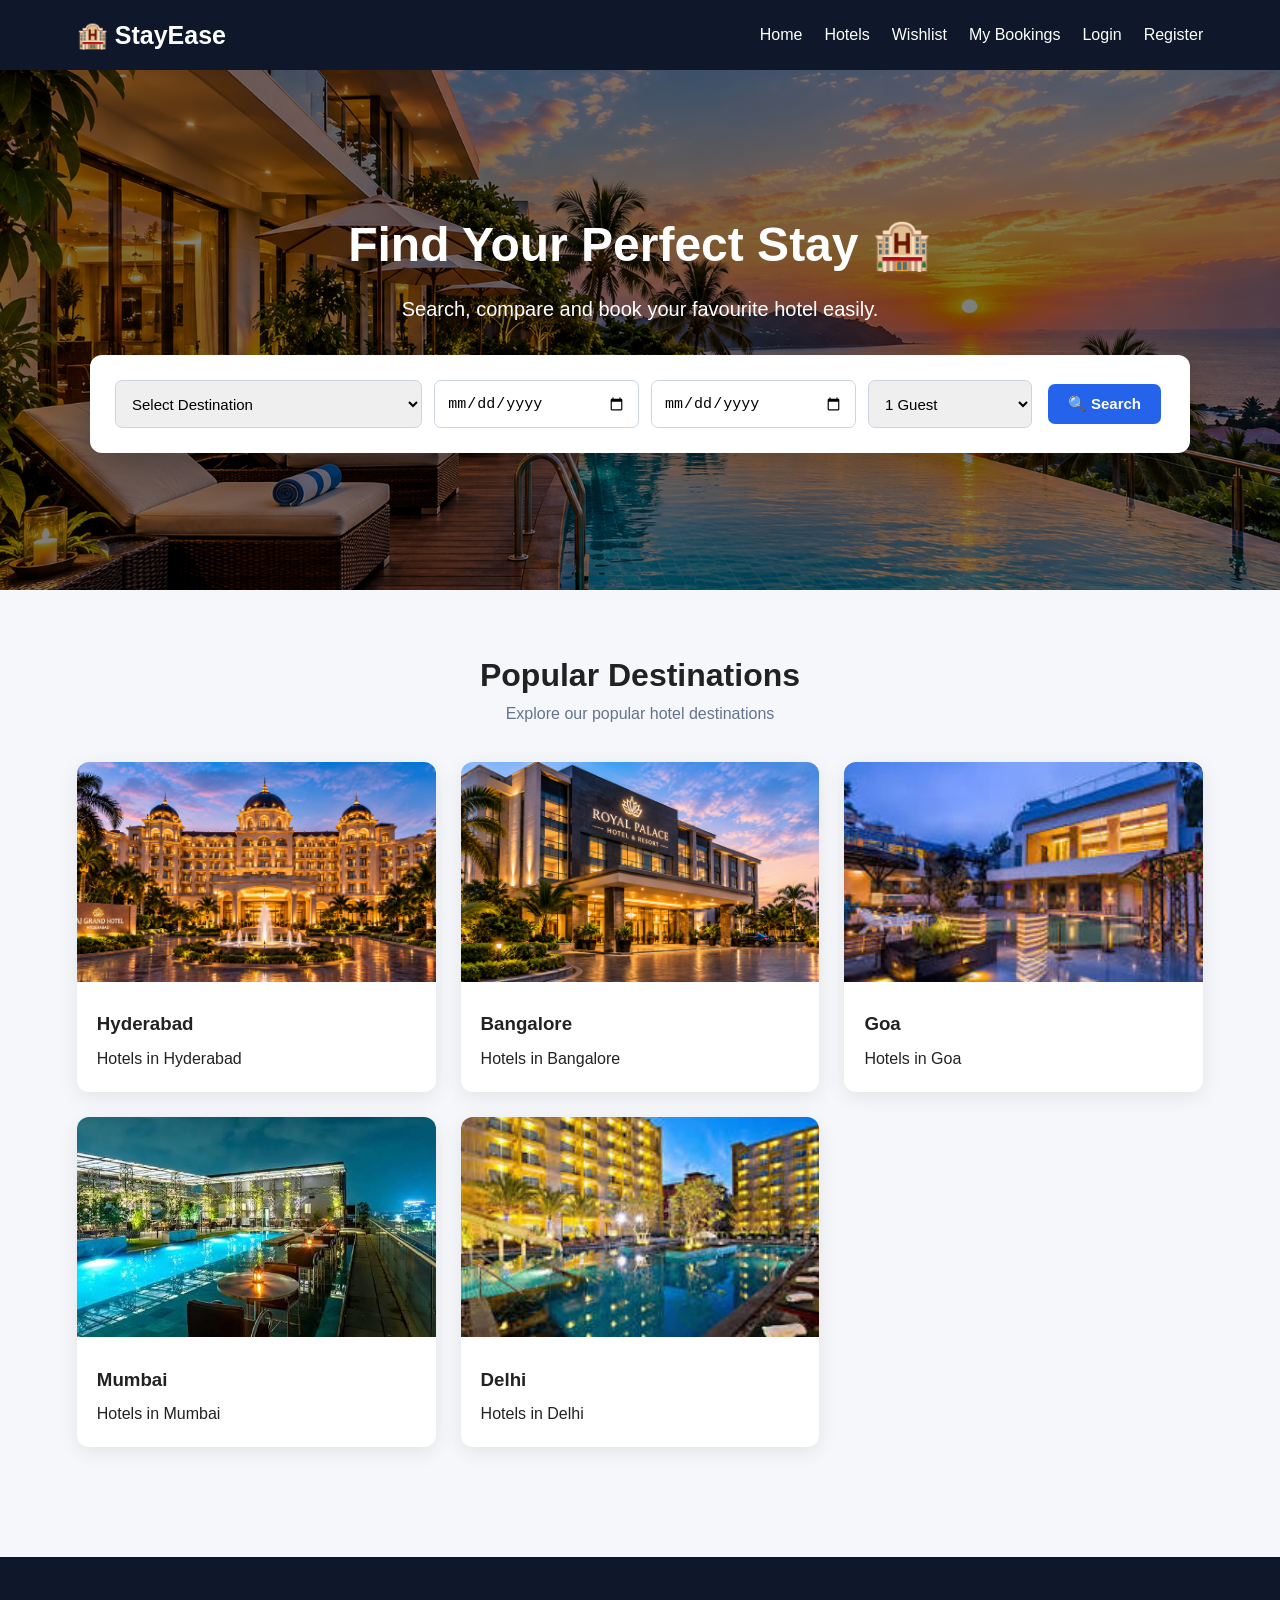
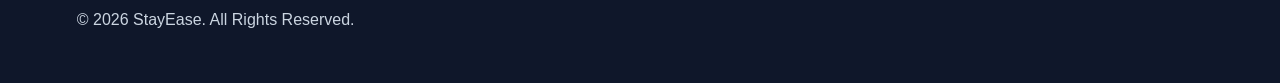
<file: index.html>
<!DOCTYPE html>
<html lang="en">
<head>
    <meta charset="UTF-8">
    <meta name="viewport" content="width=device-width, initial-scale=1.0">
    <title>StayEase - Hotel Booking</title>
    <link rel="stylesheet" href="style.css">
</head>

<body>

<nav class="navbar">
    <div class="logo">🏨 StayEase</div>

    <div class="nav-links">
        <a href="index.html">Home</a>
        <a href="hotels.html">Hotels</a>
        <a href="wishlist.html">Wishlist</a>
        <a href="my-bookings.html">My Bookings</a>
        <a href="login.html">Login</a>
        <a href="signup.html">Register</a>
    </div>
</nav>

<section class="hero">

    <div class="hero-content">
        <h1>Find Your Perfect Stay 🏨</h1>
        <p>Search, compare and book your favourite hotel easily.</p>

        <div class="search-box">

            <select id="destination">
                <option value="">Select Destination</option>
                <option value="Hyderabad">Hyderabad</option>
                <option value="Bangalore">Bangalore</option>
                <option value="Goa">Goa</option>
                <option value="Mumbai">Mumbai</option>
                <option value="Delhi">Delhi</option>
            </select>

            <input type="date" id="checkIn">

            <input type="date" id="checkOut">

            <select id="guests">
                <option value="1">1 Guest</option>
                <option value="2">2 Guests</option>
                <option value="3">3 Guests</option>
                <option value="4">4 Guests</option>
                <option value="5">5 Guests</option>
                <option value="6">6 Guests</option>
            </select>

            <button class="btn btn-primary" onclick="searchHotels()">
                🔍 Search
            </button>

        </div>
    </div>

</section>

<section class="section">

    <div class="section-title">
        <h2>Popular Destinations</h2>
        <p>Explore our popular hotel destinations</p>
    </div>

    <div class="hotel-grid">

        <div class="hotel-card" onclick="selectDestination('Hyderabad')">
            <img src="images/hotel1.jpg">
            <div class="hotel-info">
                <h3>Hyderabad</h3>
                <p>Hotels in Hyderabad</p>
            </div>
        </div>

        <div class="hotel-card" onclick="selectDestination('Bangalore')">
            <img src="images/hotel2.jpg">
            <div class="hotel-info">
                <h3>Bangalore</h3>
                <p>Hotels in Bangalore</p>
            </div>
        </div>

        <div class="hotel-card" onclick="selectDestination('Goa')">
            <img src="images/hotel3.jpg">
            <div class="hotel-info">
                <h3>Goa</h3>
                <p>Hotels in Goa</p>
            </div>
        </div>

        <div class="hotel-card" onclick="selectDestination('Mumbai')">
            <img src="images/hotel4.jpg">
            <div class="hotel-info">
                <h3>Mumbai</h3>
                <p>Hotels in Mumbai</p>
            </div>
        </div>

        <div class="hotel-card" onclick="selectDestination('Delhi')">
            <img src="images/hotel5.jpg">
            <div class="hotel-info">
                <h3>Delhi</h3>
                <p>Hotels in Delhi</p>
            </div>
        </div>

    </div>

</section>

<footer>
    <p>© 2026 StayEase. All Rights Reserved.</p>
</footer>

<script src="script.js"></script>

</body>
</html>
</file>
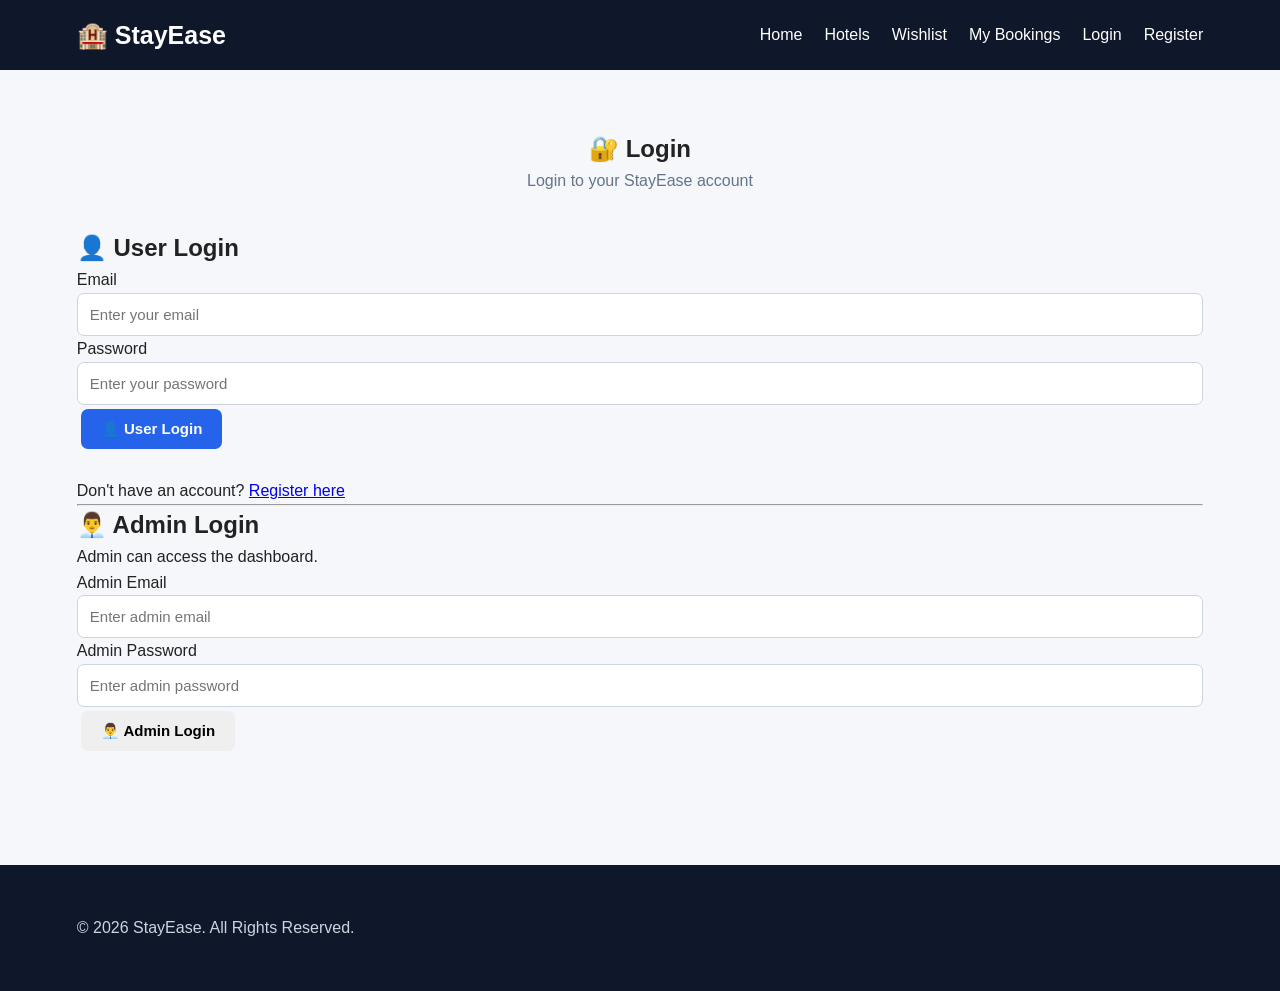
<file: admin.html>
<!DOCTYPE html>
<html lang="en">

<head>

    <meta charset="UTF-8">

    <meta
        name="viewport"
        content="width=device-width, initial-scale=1.0"
    >

    <title>StayEase - Admin Dashboard</title>

    <link
        rel="stylesheet"
        href="style.css"
    >

</head>


<body>


<nav class="navbar">

    <div class="logo">
        🏨 StayEase Admin
    </div>


    <div class="nav-links">

        <a href="admin.html">
            Dashboard
        </a>

        <a href="index.html">
            Website
        </a>

        <a
            href="#"
            onclick="adminLogout()">

            Logout

        </a>

    </div>

</nav>



<section class="section">


    <div class="section-title">

        <h1>
            👨‍💼 Admin Dashboard
        </h1>

        <p>
            Manage all StayEase bookings
        </p>

    </div>



    <!-- DASHBOARD CARDS -->

    <div class="hotel-grid">


        <div class="form-card">

            <h2 id="hotelCount">
                0
            </h2>

            <p>
                🏨 Total Hotels
            </p>

        </div>



        <div class="form-card">

            <h2 id="bookingCount">
                0
            </h2>

            <p>
                📋 Total Bookings
            </p>

        </div>



        <div class="form-card">

            <h2 id="roomCount">
                0
            </h2>

            <p>
                🛏️ Rooms Booked
            </p>

        </div>



        <div class="form-card">

            <h2 id="userCount">
                0
            </h2>

            <p>
                👤 Users
            </p>

        </div>



        <div class="form-card">

            <h2 id="revenue">
                ₹0
            </h2>

            <p>
                💰 Revenue
            </p>

        </div>


    </div>



    <br>


    <!-- ALL BOOKINGS -->

    <div class="section-title">

        <h2>
            📋 All Room Bookings
        </h2>

    </div>


    <div id="adminBookingList"></div>


</section>



<footer>

    <p>
        © 2026 StayEase. All Rights Reserved.
    </p>

</footer>



<script>


/* ADMIN SECURITY */


const admin =
    localStorage.getItem(
        "loggedInAdmin"
    );


if (!admin) {

    alert(
        "Admin login required! ❌"
    );

    window.location.href =
        "login.html";

}



/* HOTEL COUNT */

const totalHotels = 15;



/* LOAD DASHBOARD */

function loadAdminDashboard() {


    let bookings =
        JSON.parse(
            localStorage.getItem(
                "myBookings"
            )
        );


    if (!Array.isArray(bookings)) {

        bookings = [];

    }


    /* Total hotels */

    document.getElementById(
        "hotelCount"
    ).textContent =
        totalHotels;



    /* Total bookings */

    document.getElementById(
        "bookingCount"
    ).textContent =
        bookings.length;



    /* Rooms booked */

    const activeBookings =
        bookings.filter(
            function(booking) {

                return (
                    booking.status !==
                    "Cancelled"
                );

            }
        );


    document.getElementById(
        "roomCount"
    ).textContent =
        activeBookings.length;



    /* Users */

    const users =
        new Set(
            bookings.map(
                function(booking) {

                    return booking.email;

                }
            )
        );


    document.getElementById(
        "userCount"
    ).textContent =
        users.size;



    /* Revenue */

    let revenue = 0;


    activeBookings.forEach(
        function(booking) {

            if (booking.total) {

                revenue +=
                    Number(
                        booking.total
                    );

            }

            else if (
                booking.room &&
                booking.room.price
            ) {

                revenue +=
                    Number(
                        booking.room.price
                    );

            }

        }
    );


    document.getElementById(
        "revenue"
    ).textContent =
        "₹" + revenue;



    displayAdminBookings();

}



/* DISPLAY ALL BOOKINGS */

function displayAdminBookings() {


    const container =
        document.getElementById(
            "adminBookingList"
        );


    let bookings =
        JSON.parse(
            localStorage.getItem(
                "myBookings"
            )
        );


    if (!Array.isArray(bookings)) {

        bookings = [];

    }


    container.innerHTML = "";


    if (bookings.length === 0) {

        container.innerHTML = `

            <div class="form-card">

                <h2>
                    📭 No Room Bookings
                </h2>

                <p>
                    No rooms have been booked yet.
                </p>

            </div>

        `;

        return;

    }



    bookings.forEach(
        function(booking, index) {


            const hotel =
                booking.hotel || {};


            const room =
                booking.room || {};


            const status =
                booking.status ||
                "Confirmed";


            const card =
                document.createElement(
                    "div"
                );


            card.className =
                "form-card";


            card.innerHTML = `

                <h2>
                    🏨
                    ${hotel.name || "Hotel"}
                </h2>


                <p>
                    📍
                    <strong>Location:</strong>
                    ${hotel.location || "-"}
                </p>


                <p>
                    🛏️
                    <strong>Room:</strong>
                    ${room.name || "-"}
                </p>


                <p>
                    💰
                    <strong>Room Price:</strong>
                    ₹${room.price || 0}
                </p>


                <p>
                    👤
                    <strong>Guest:</strong>
                    ${booking.guestName || "-"}
                </p>


                <p>
                    📧
                    <strong>Email:</strong>
                    ${booking.email || "-"}
                </p>


                <p>
                    📱
                    <strong>Phone:</strong>
                    ${booking.phone || "-"}
                </p>


                <p>
                    🔖
                    <strong>Booking ID:</strong>
                    ${booking.bookingId || "-"}
                </p>


                <p>
                    📅
                    <strong>Booking Date:</strong>
                    ${booking.bookingDate || "-"}
                </p>


                <p>
                    💳
                    <strong>Payment:</strong>
                    ${booking.paymentMethod || "-"}
                </p>


                <p>
                    ${
                        status === "Cancelled"
                        ? "🚫"
                        : "🟢"
                    }

                    <strong>Status:</strong>
                    ${status}

                </p>


                <br>


                ${
                    status === "Confirmed"

                    ?

                    `
                    <button
                        class="btn"
                        onclick="cancelAdminBooking(${index})">

                        🚫 Cancel

                    </button>
                    `

                    :

                    ""
                }


                <button
                    class="btn"
                    onclick="deleteAdminBooking(${index})">

                    🗑️ Delete

                </button>

            `;


            container.appendChild(
                card
            );

        }
    );

}



/* ADMIN CANCEL */

function cancelAdminBooking(index) {


    let bookings =
        JSON.parse(
            localStorage.getItem(
                "myBookings"
            )
        );


    if (!Array.isArray(bookings)) {

        return;

    }


    if (
        !confirm(
            "Cancel this booking?"
        )
    ) {

        return;

    }


    bookings[index].status =
        "Cancelled";


    bookings[index].cancelledDate =
        new Date().toLocaleString();


    localStorage.setItem(
        "myBookings",
        JSON.stringify(bookings)
    );


    alert(
        "Booking cancelled! 🚫"
    );


    loadAdminDashboard();

}



/* ADMIN DELETE */

function deleteAdminBooking(index) {


    let bookings =
        JSON.parse(
            localStorage.getItem(
                "myBookings"
            )
        );


    if (!Array.isArray(bookings)) {

        return;

    }


    if (
        !confirm(
            "Permanently delete this booking?"
        )
    ) {

        return;

    }


    bookings.splice(
        index,
        1
    );


    localStorage.setItem(
        "myBookings",
        JSON.stringify(bookings)
    );


    alert(
        "Booking deleted successfully! 🗑️"
    );


    loadAdminDashboard();

}



/* ADMIN LOGOUT */

function adminLogout() {


    localStorage.removeItem(
        "loggedInAdmin"
    );


    alert(
        "Admin logged out! 👋"
    );


    window.location.href =
        "login.html";

}



loadAdminDashboard();

</script>


</body>

</html>
</file>
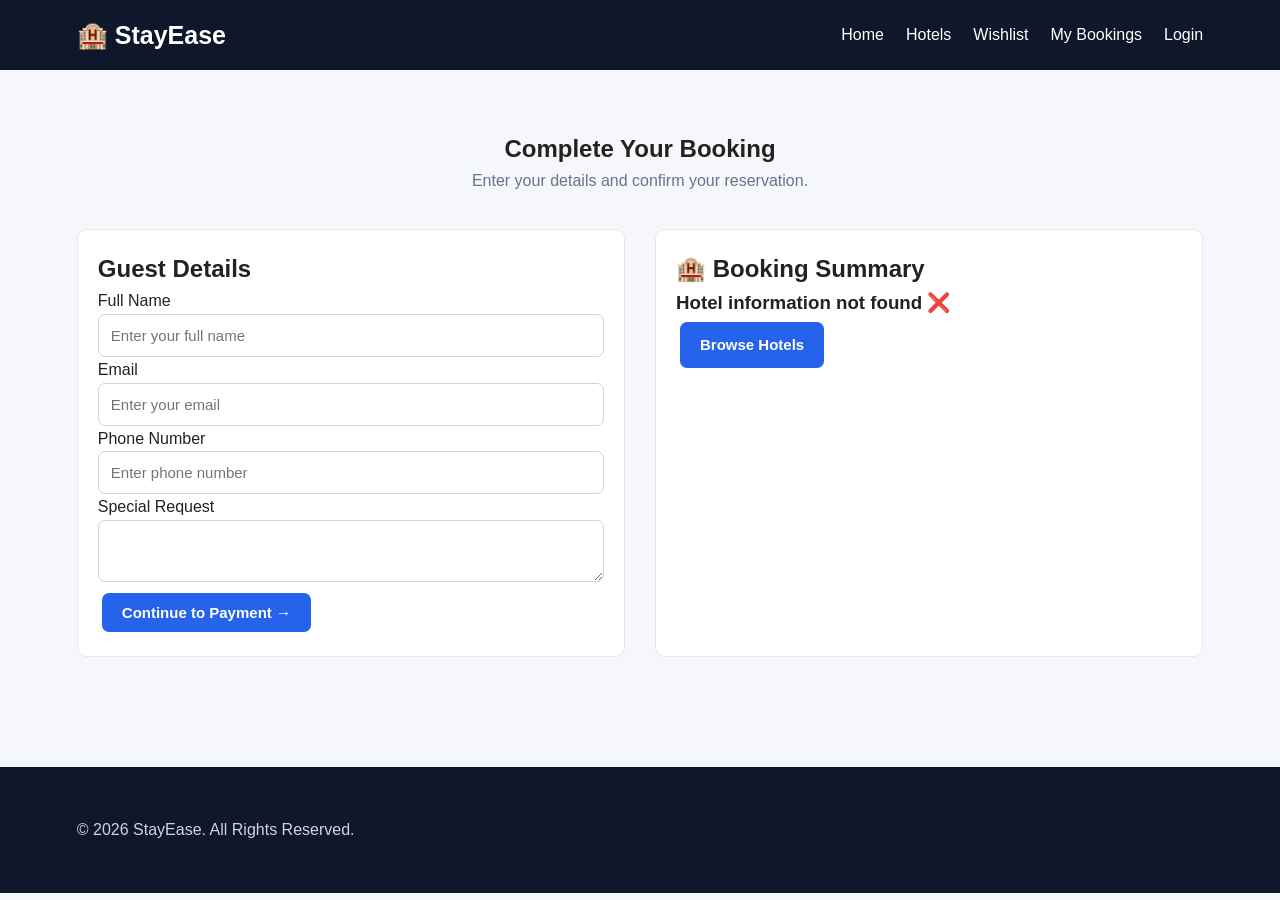
<file: booking.html>
<!DOCTYPE html>
<html lang="en">

<head>
    <meta charset="UTF-8">
    <meta name="viewport" content="width=device-width, initial-scale=1.0">
    <title>StayEase - Booking</title>
    <link rel="stylesheet" href="style.css">
</head>

<body>

<nav class="navbar">

    <div class="logo">🏨 StayEase</div>

    <div class="nav-links">
        <a href="index.html">Home</a>
        <a href="hotels.html">Hotels</a>
        <a href="wishlist.html">Wishlist</a>
        <a href="my-bookings.html">My Bookings</a>
        <a href="login.html">Login</a>
    </div>

</nav>


<section class="section">

    <div class="section-title">
        <h1>Complete Your Booking</h1>
        <p>Enter your details and confirm your reservation.</p>
    </div>


    <div style="
        display:grid;
        grid-template-columns:1fr 1fr;
        gap:30px;
    ">


        <!-- GUEST DETAILS -->

        <div class="room-card">

            <h2>Guest Details</h2>

            <form id="bookingForm">

                <label>Full Name</label>

                <input
                    type="text"
                    id="fullName"
                    placeholder="Enter your full name"
                    required>


                <label>Email</label>

                <input
                    type="email"
                    id="email"
                    placeholder="Enter your email"
                    required>


                <label>Phone Number</label>

                <input
                    type="tel"
                    id="phone"
                    placeholder="Enter phone number"
                    required>


                <label>Special Request</label>

                <textarea
                    id="specialRequest"
                    placeholder="Any special request?">
                </textarea>


                <br>


                <button
                    type="submit"
                    class="btn btn-primary">

                    Continue to Payment →

                </button>

            </form>

        </div>


        <!-- SUMMARY -->

        <div class="room-card">

            <h2>🏨 Booking Summary</h2>

            <div id="bookingSummary">
                Loading...
            </div>

        </div>

    </div>

</section>


<footer>
    <p>© 2026 StayEase. All Rights Reserved.</p>
</footer>


<script>

document.addEventListener("DOMContentLoaded", function () {

    const hotelData =
        localStorage.getItem("selectedHotel");

    const roomData =
        localStorage.getItem("selectedRoom");

    const summary =
        document.getElementById("bookingSummary");


    if (!hotelData) {

        summary.innerHTML = `
            <h3>Hotel information not found ❌</h3>

            <a
                href="hotels.html"
                class="btn btn-primary">
                Browse Hotels
            </a>
        `;

        return;
    }


    const hotel =
        JSON.parse(hotelData);

    const room =
        roomData
        ? JSON.parse(roomData)
        : null;


    summary.innerHTML = `

        <img
            src="${hotel.image}"
            style="
                width:100%;
                height:180px;
                object-fit:cover;
                border-radius:10px;
            ">

        <h2>${hotel.name}</h2>

        <p>📍 ${hotel.location}</p>

        <p>⭐ ${hotel.rating}</p>

        <hr>

        ${
            room
            ?
            `
            <h3>🛏️ ${room.name}</h3>
            <p>₹${room.price} / night</p>
            `
            :
            `<p>Room not selected</p>`
        }

    `;

});


// =====================================
// BOOKING FORM SUBMIT
// =====================================

document.getElementById("bookingForm")
.addEventListener("submit", function (event) {

    event.preventDefault();


    const hotelData =
        localStorage.getItem("selectedHotel");

    const roomData =
        localStorage.getItem("selectedRoom");


    if (!hotelData) {

        alert("Hotel information not found!");

        window.location.href =
            "hotels.html";

        return;
    }


    const bookingData = {

        bookingId:
            "SE" + Date.now(),

        hotel:
            JSON.parse(hotelData),

        room:
            roomData
            ? JSON.parse(roomData)
            : null,

        guestName:
            document.getElementById(
                "fullName"
            ).value,

        email:
            document.getElementById(
                "email"
            ).value,

        phone:
            document.getElementById(
                "phone"
            ).value,

        specialRequest:
            document.getElementById(
                "specialRequest"
            ).value,

        status: "Pending Payment",

        bookingDate:
            new Date().toLocaleString()

    };


    // SAVE COMPLETE BOOKING

    localStorage.setItem(
        "bookingData",
        JSON.stringify(bookingData)
    );


    console.log(
        "BOOKING SAVED:",
        bookingData
    );


    // GO TO PAYMENT

    window.location.href =
        "payment.html";

});

</script>

</body>
</html>
</file>
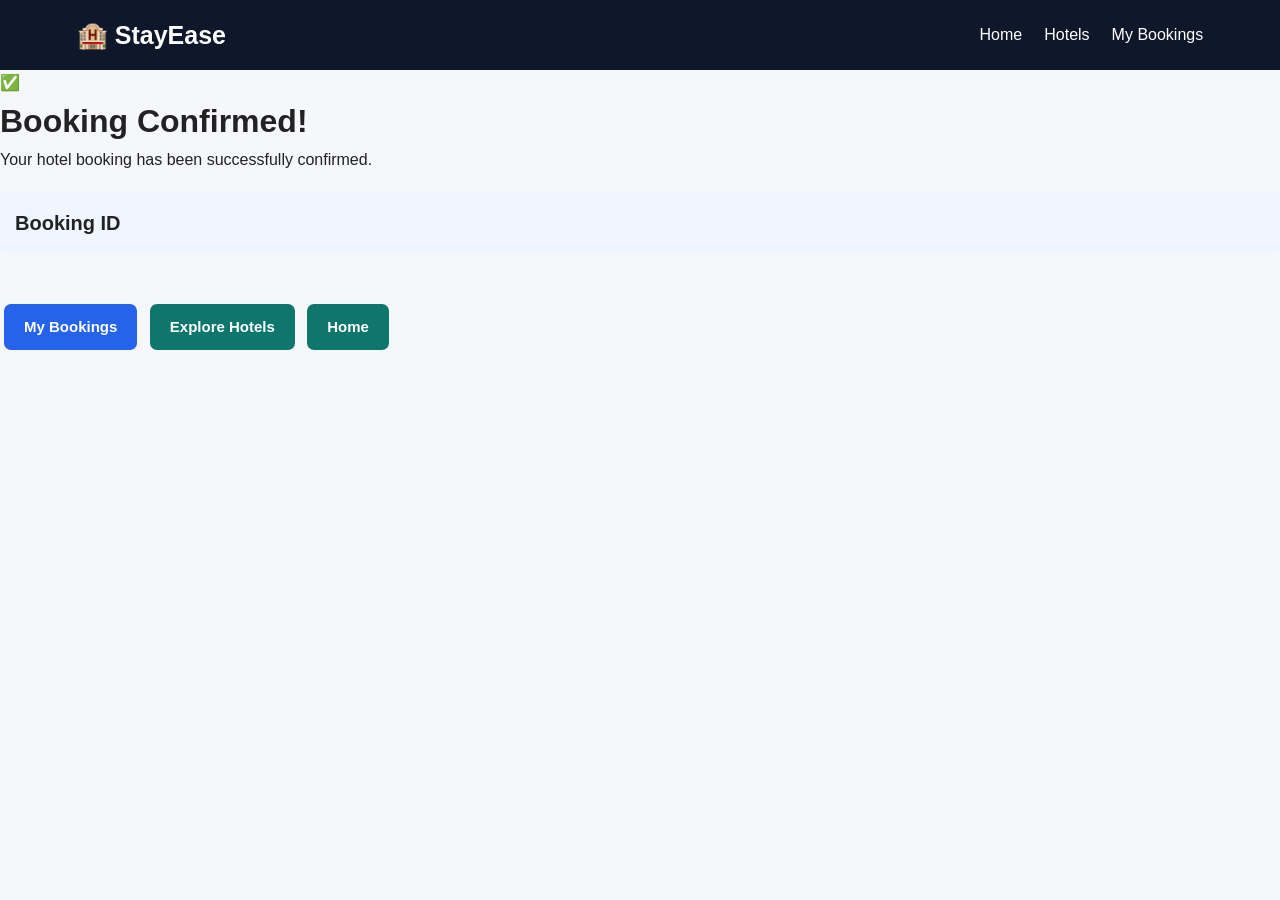
<file: confirmation.html>
<!DOCTYPE html>
<html lang="en">
<head>
    <meta charset="UTF-8">
    <meta name="viewport" content="width=device-width, initial-scale=1.0">
    <title>Booking Confirmed - StayEase</title>
    <link rel="stylesheet" href="style.css">
</head>

<body>

<nav class="navbar">

    <div class="logo">🏨 StayEase</div>

    <div class="nav-links">
        <a href="index.html">Home</a>
        <a href="hotels.html">Hotels</a>
        <a href="my-bookings.html">My Bookings</a>
    </div>

</nav>

<div class="confirmation">

    <div class="confirmation-icon">
        ✅
    </div>

    <h1>Booking Confirmed!</h1>

    <p>Your hotel booking has been successfully confirmed.</p>

    <div class="booking-id" id="bookingId">
        Booking ID
    </div>

    <div id="confirmationDetails"></div>

    <br>

    <a href="my-bookings.html"
       class="btn btn-primary">
        My Bookings
    </a>

    <a href="hotels.html"
       class="btn btn-secondary">
        Explore Hotels
    </a>

    <a href="index.html"
       class="btn btn-secondary">
        Home
    </a>

</div>

<script>

const booking =
    JSON.parse(localStorage.getItem("lastBooking"));

if (booking) {

    document.getElementById("bookingId").innerText =
        "Booking ID: " + booking.bookingId;

    document.getElementById("confirmationDetails").innerHTML = `

        <div class="details-card">

            <h3>${booking.hotelName}</h3>

            <p>📍 ${booking.location || ""}</p>

            <p>🛏️ Room: ${booking.roomName || "Standard Room"}</p>

            <p>👤 Guest: ${booking.guestName}</p>

            <p>📧 Email: ${booking.email || ""}</p>

            <p>📅 ${booking.checkin || ""} to ${booking.checkout || ""}</p>

            <p>👥 Guests: ${booking.guests || 1}</p>

            <p>💳 Payment: ${booking.paymentMethod || "Paid"}</p>

            <p class="total">
                Total: ₹${booking.total || 0}
            </p>

        </div>

    `;

}

</script>

</body>
</html>
</file>
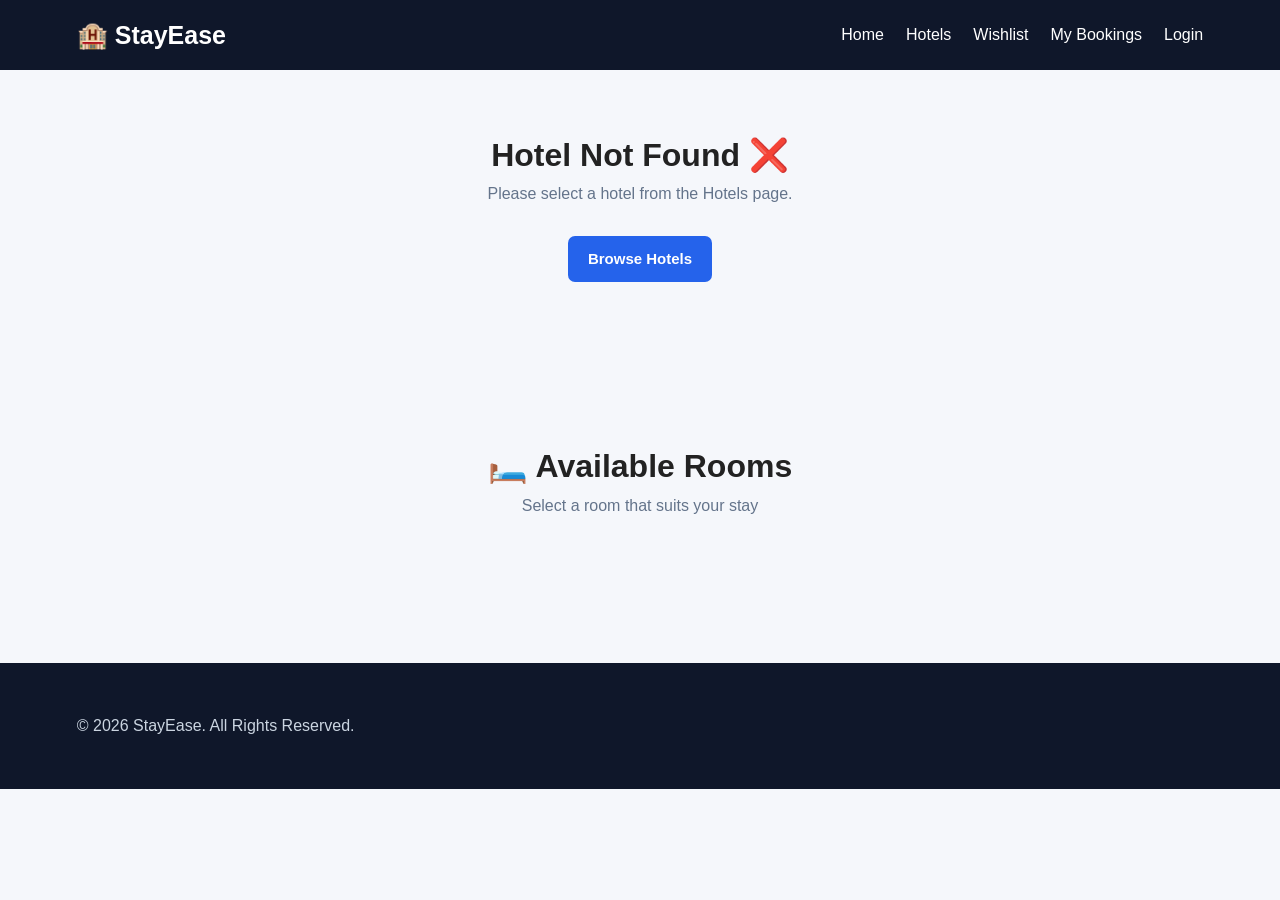
<file: hotel-details.html>
<!DOCTYPE html>
<html lang="en">

<head>
    <meta charset="UTF-8">
    <meta name="viewport" content="width=device-width, initial-scale=1.0">

    <title>StayEase - Hotel Details</title>

    <link rel="stylesheet" href="style.css">
</head>

<body>

<!-- ================= NAVBAR ================= -->

<nav class="navbar">

    <div class="logo">
        🏨 StayEase
    </div>

    <div class="nav-links">

        <a href="index.html">Home</a>

        <a href="hotels.html">Hotels</a>

        <a href="wishlist.html">Wishlist</a>

        <a href="my-bookings.html">My Bookings</a>

        <a href="login.html">Login</a>

    </div>

</nav>


<!-- ================= HOTEL DETAILS ================= -->

<section class="section">

    <div id="hotelDetails">

        <!-- Hotel details will appear here -->

    </div>

</section>


<!-- ================= ROOMS ================= -->

<section class="section">

    <div class="section-title">

        <h2>🛏️ Available Rooms</h2>

        <p>
            Select a room that suits your stay
        </p>

    </div>


    <div
        id="roomsList"
        class="room-grid">

        <!-- Rooms will appear here -->

    </div>

</section>


<!-- ================= FOOTER ================= -->

<footer>

    <p>
        © 2026 StayEase. All Rights Reserved.
    </p>

</footer>


<!-- ================= SCRIPT ================= -->

<script src="script.js"></script>


<script>

document.addEventListener(
    "DOMContentLoaded",
    function () {

        console.log(
            "Hotel Details Page Loaded"
        );


        // ==========================================
        // GET SELECTED HOTEL
        // ==========================================

        const hotelData =
            localStorage.getItem(
                "selectedHotel"
            );


        console.log(
            "Selected Hotel:",
            hotelData
        );


        const hotelDetails =
            document.getElementById(
                "hotelDetails"
            );


        const roomsList =
            document.getElementById(
                "roomsList"
            );


        // ==========================================
        // HOTEL NOT FOUND
        // ==========================================

        if (!hotelData) {

            hotelDetails.innerHTML = `

                <div class="section-title">

                    <h2>
                        Hotel Not Found ❌
                    </h2>

                    <p>
                        Please select a hotel
                        from the Hotels page.
                    </p>

                    <br>

                    <a
                        href="hotels.html"
                        class="btn btn-primary">

                        Browse Hotels

                    </a>

                </div>

            `;

            roomsList.innerHTML = "";

            return;
        }


        // ==========================================
        // CONVERT JSON
        // ==========================================

        let hotel;

        try {

            hotel =
                JSON.parse(
                    hotelData
                );

        }

        catch (error) {

            console.error(
                "Hotel data error:",
                error
            );

            hotelDetails.innerHTML = `

                <div class="section-title">

                    <h2>
                        Invalid Hotel Data ❌
                    </h2>

                    <a
                        href="hotels.html"
                        class="btn btn-primary">

                        Back to Hotels

                    </a>

                </div>

            `;

            return;
        }


        // ==========================================
        // DISPLAY HOTEL
        // ==========================================

        hotelDetails.innerHTML = `

            <div class="hotel-card">

                <img
                    src="${hotel.image}"
                    alt="${hotel.name}">

                <div class="hotel-info">

                    <h1>
                        ${hotel.name}
                    </h1>

                    <p>
                        📍 ${hotel.location}
                    </p>

                    <p>
                        ⭐ ${hotel.rating}
                    </p>

                    <h2>
                        ₹${hotel.price}
                        <small>/ night</small>
                    </h2>

                    <p>
                        Enjoy a comfortable stay
                        with modern facilities,
                        excellent service and
                        convenient location.
                    </p>


                    <br>


                    <h3>
                        Hotel Amenities
                    </h3>

                    <p>
                        ✔ Free Wi-Fi
                        <br>
                        ✔ Air Conditioning
                        <br>
                        ✔ Swimming Pool
                        <br>
                        ✔ Restaurant
                        <br>
                        ✔ Room Service
                        <br>
                        ✔ Parking
                    </p>


                    <br>


                    <button
                        type="button"
                        class="btn btn-primary"
                        onclick="addToWishlist(${hotel.id})">

                        ❤️ Add to Wishlist

                    </button>

                </div>

            </div>

        `;


        // ==========================================
        // ROOMS DATA
        // ==========================================

        const rooms = [

            {
                name: "Standard Room",

                image: "images/room1.jpg",

                price: hotel.price,

                description:
                    "Comfortable standard room with basic facilities."
            },


            {
                name: "Deluxe Room",

                image: "images/room2.jpg",

                price: hotel.price + 1000,

                description:
                    "Spacious deluxe room with premium facilities."
            },


            {
                name: "Premium Room",

                image: "images/room3.jpg",

                price: hotel.price + 1500,

                description:
                    "Premium room with modern amenities."
            },


            {
                name: "Executive Room",

                image: "images/room4.jpg",

                price: hotel.price + 2000,

                description:
                    "Executive room suitable for business travellers."
            },


            {
                name: "Suite Room",

                image: "images/room5.jpg",

                price: hotel.price + 2500,

                description:
                    "Luxury suite room for a comfortable premium stay."
            }

        ];


        // ==========================================
        // DISPLAY ROOMS
        // ==========================================

        roomsList.innerHTML = "";


        rooms.forEach(
            function (room) {

                roomsList.innerHTML += `

                    <div class="room-card">

                        <img
                            src="${room.image}"
                            alt="${room.name}">


                        <h3>
                            ${room.name}
                        </h3>


                        <p>
                            ${room.description}
                        </p>


                        <h3>
                            ₹${room.price}
                            / night
                        </h3>


                        <p>
                            ✔ Free Wi-Fi
                            <br>
                            ✔ Air Conditioning
                            <br>
                            ✔ Room Service
                            <br>
                            ✔ TV
                        </p>


                        <button
                            type="button"
                            class="btn btn-primary"
                            onclick="selectRoom(
                                '${room.name}',
                                '${room.image}',
                                ${room.price}
                            )">

                            Select Room

                        </button>

                    </div>

                `;

            }
        );

    }
);


// ==========================================
// SELECT ROOM
// ==========================================

function selectRoom(
    roomName,
    roomImage,
    roomPrice
) {

    console.log(
        "Room selected:",
        roomName
    );


    // Get hotel
    const hotelData =
        localStorage.getItem(
            "selectedHotel"
        );


    // ==========================================
    // HOTEL NOT FOUND
    // ==========================================

    if (!hotelData) {

        alert(
            "Hotel information not found! Please select the hotel again."
        );

        window.location.href =
            "hotels.html";

        return;
    }


    // ==========================================
    // CREATE ROOM
    // ==========================================

    const room = {

        name: roomName,

        image: roomImage,

        price: Number(roomPrice)

    };


    // ==========================================
    // SAVE ROOM
    // ==========================================

    localStorage.setItem(
        "selectedRoom",
        JSON.stringify(room)
    );


    // Make sure selected hotel stays saved
    localStorage.setItem(
        "selectedHotel",
        hotelData
    );


    console.log(
        "Hotel saved:",
        localStorage.getItem(
            "selectedHotel"
        )
    );


    console.log(
        "Room saved:",
        localStorage.getItem(
            "selectedRoom"
        )
    );


    // ==========================================
    // GO TO BOOKING
    // ==========================================

    window.location.href =
        "booking.html";

}

</script>

</body>

</html>
</file>
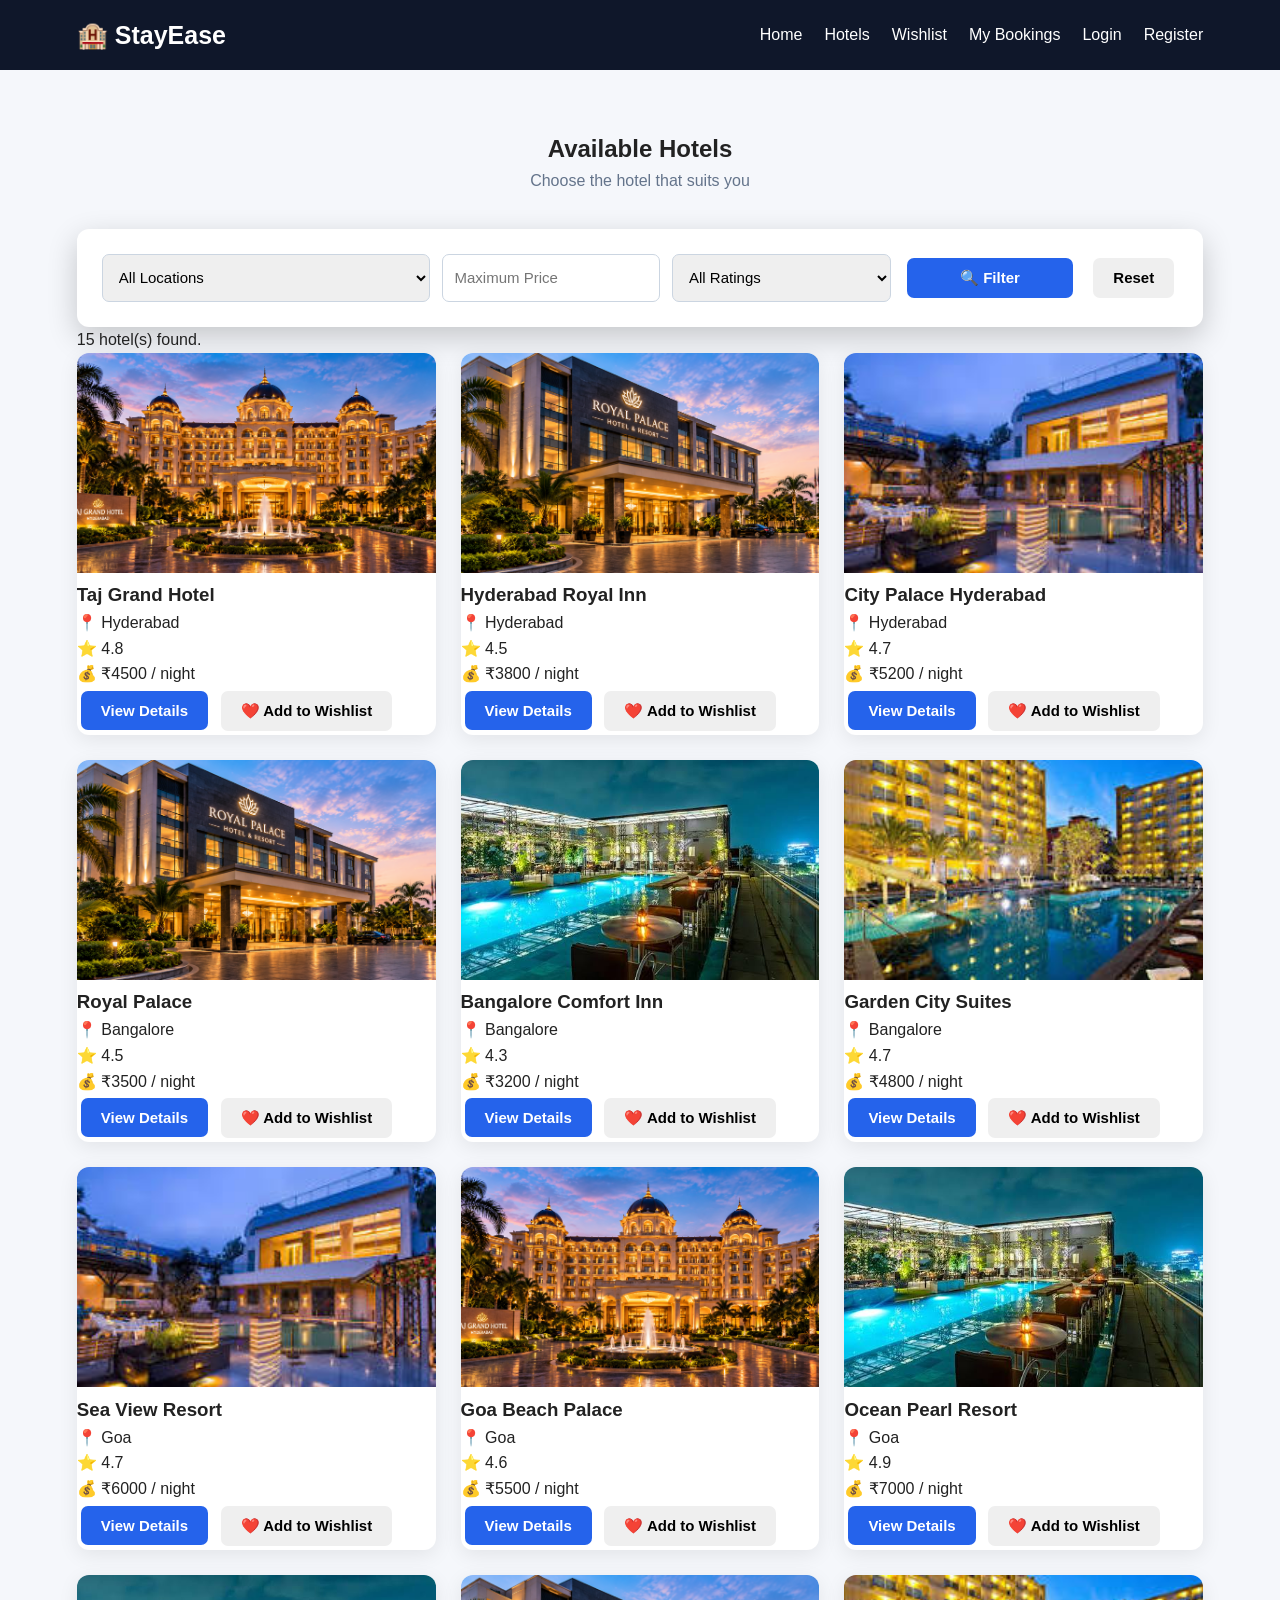
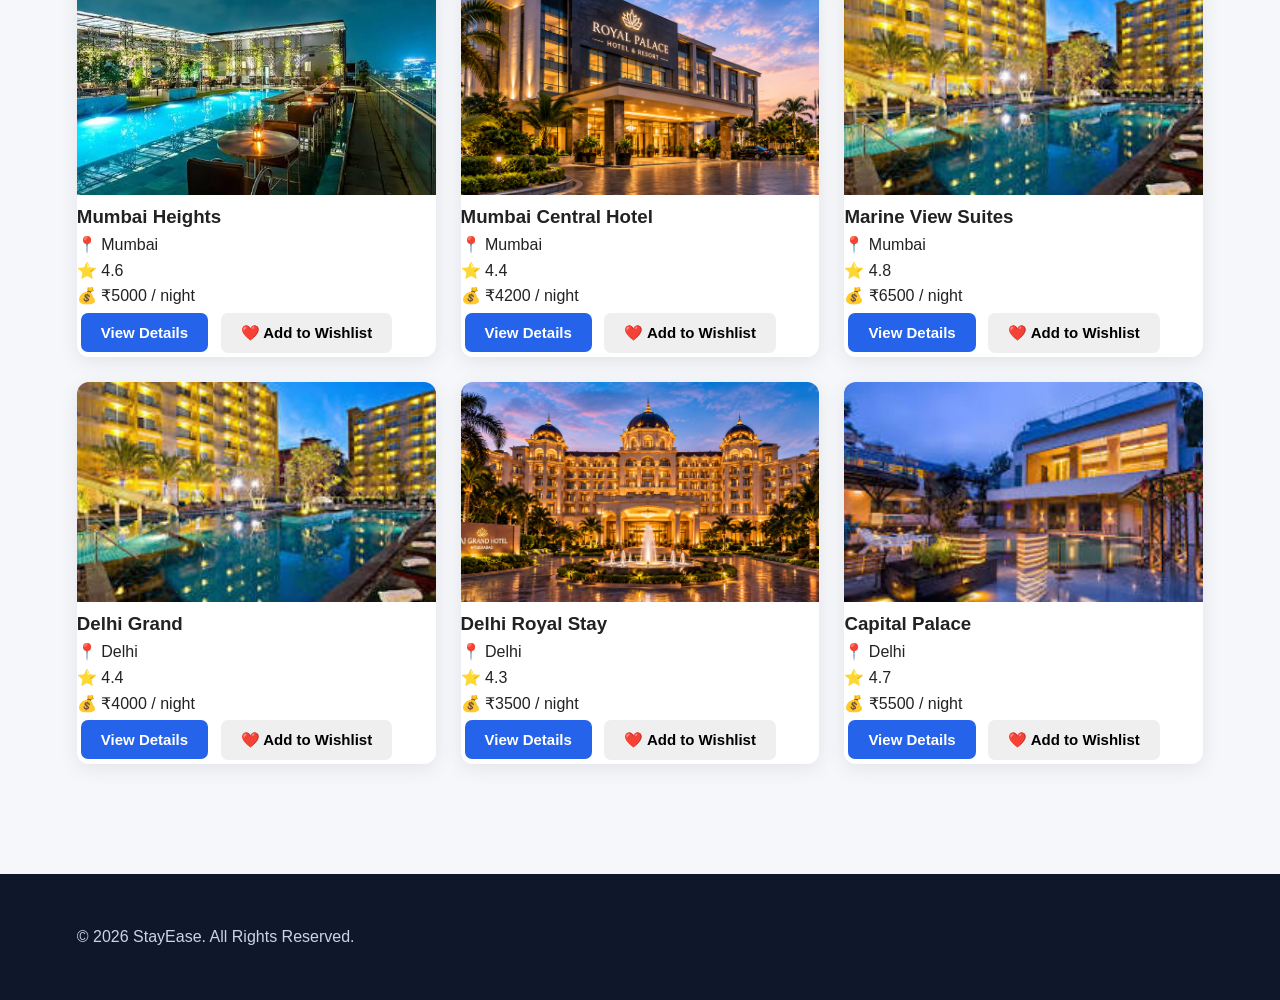
<file: hotels.html>
<!DOCTYPE html>
<html lang="en">

<head>
    <meta charset="UTF-8">
    <meta name="viewport" content="width=device-width, initial-scale=1.0">

    <title>StayEase - Hotels</title>

    <link rel="stylesheet" href="style.css">
</head>

<body>

<nav class="navbar">

    <div class="logo">
        🏨 StayEase
    </div>

    <div class="nav-links">

        <a href="index.html">Home</a>

        <a href="hotels.html">Hotels</a>

        <a href="wishlist.html">Wishlist</a>

        <a href="my-bookings.html">My Bookings</a>

        <a href="login.html">Login</a>

        <a href="signup.html">Register</a>

    </div>

</nav>


<section class="section">

    <div class="section-title">

        <h1>Available Hotels</h1>

        <p>Choose the hotel that suits you</p>

    </div>


    <!-- FILTER -->

    <div class="search-box">

        <select id="hotelLocation">

            <option value="">All Locations</option>

            <option value="Hyderabad">
                Hyderabad
            </option>

            <option value="Bangalore">
                Bangalore
            </option>

            <option value="Goa">
                Goa
            </option>

            <option value="Mumbai">
                Mumbai
            </option>

            <option value="Delhi">
                Delhi
            </option>

        </select>


        <input
            type="number"
            id="maxPrice"
            placeholder="Maximum Price">


        <select id="minRating">
    <option value="0">All Ratings</option>
    <option value="4">4+ ⭐</option>
    <option value="4.5">4.5+ ⭐</option>
    <option value="4.7">4.7+ ⭐</option>
</select>


        <button
            class="btn btn-primary"
            type="button"
            onclick="filterHotels()">

            🔍 Filter

        </button>


        <button
            class="btn"
            type="button"
            onclick="resetHotelSearch()">

            Reset

        </button>

    </div>


    <p id="resultText"></p>


    <!-- HOTEL LIST -->

    <div
        id="hotelList"
        class="hotel-grid">
    </div>

</section>


<footer>

    <p>
        © 2026 StayEase. All Rights Reserved.
    </p>

</footer>


<script src="script.js"></script>

</body>

</html>
</file>
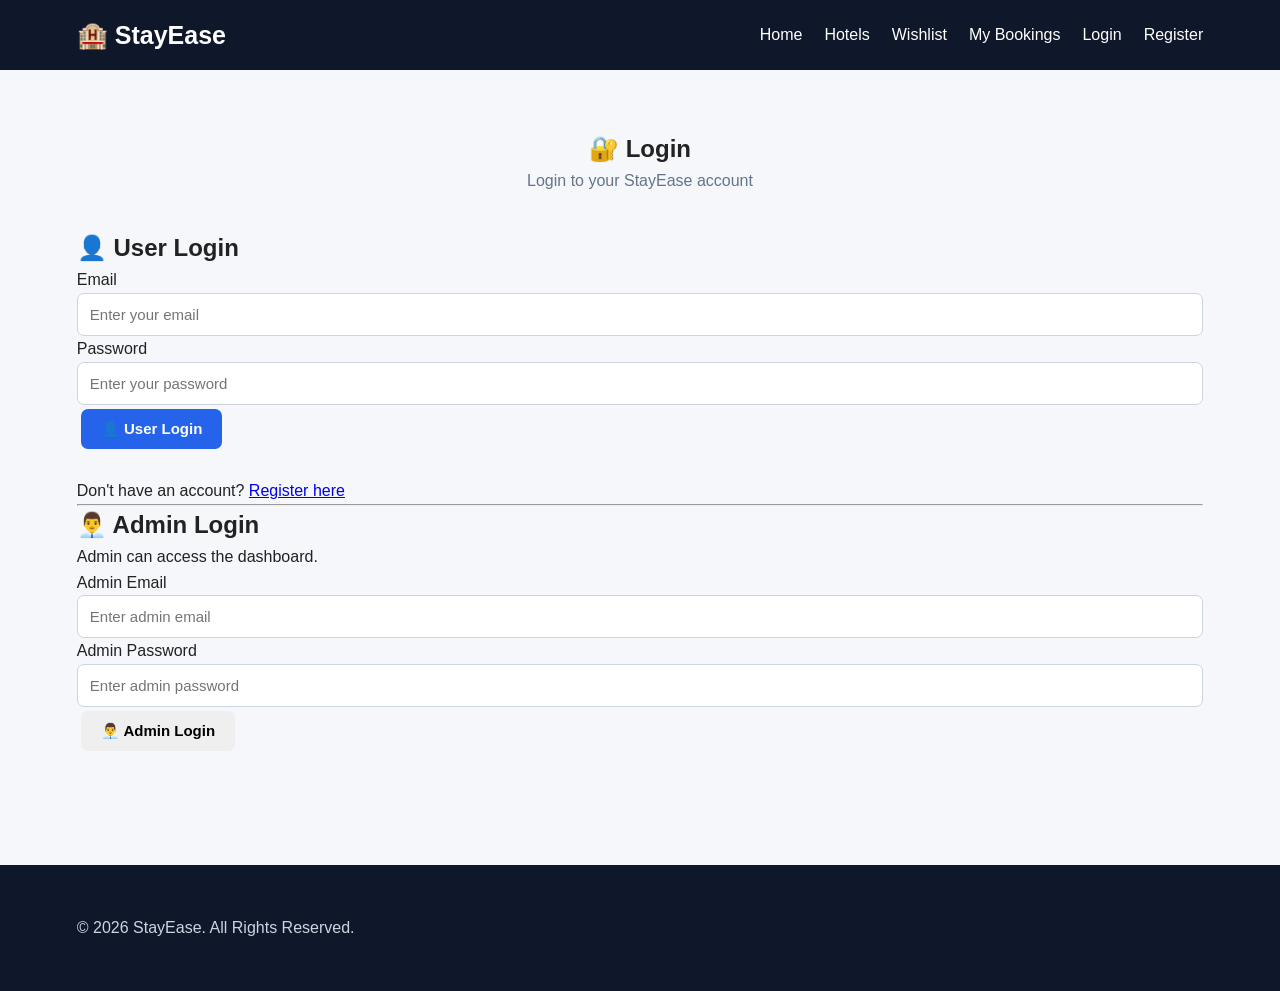
<file: login.html>
<!DOCTYPE html>
<html lang="en">

<head>
    <meta charset="UTF-8">
    <meta name="viewport" content="width=device-width, initial-scale=1.0">

    <title>StayEase - Login</title>

    <link rel="stylesheet" href="style.css">
</head>

<body>

<nav class="navbar">

    <div class="logo">
        🏨 StayEase
    </div>

    <div class="nav-links">

        <a href="index.html">Home</a>
        <a href="hotels.html">Hotels</a>
        <a href="wishlist.html">Wishlist</a>
        <a href="my-bookings.html">My Bookings</a>
        <a href="login.html">Login</a>
        <a href="signup.html">Register</a>

    </div>

</nav>


<section class="section">

    <div class="section-title">

        <h1>🔐 Login</h1>

        <p>Login to your StayEase account</p>

    </div>


    <div class="form-card">

        <!-- USER LOGIN -->

        <h2>👤 User Login</h2>

        <form id="loginForm">

            <label>Email</label>

            <input
                type="email"
                id="loginEmail"
                placeholder="Enter your email"
                required
            >

            <label>Password</label>

            <input
                type="password"
                id="loginPassword"
                placeholder="Enter your password"
                required
            >

            <button
                type="submit"
                class="btn btn-primary">

                👤 User Login

            </button>

        </form>


        <br>

        <p>
            Don't have an account?
            <a href="signup.html">Register here</a>
        </p>


        <hr>


        <!-- ADMIN LOGIN -->

        <h2>👨‍💼 Admin Login</h2>

        <p>
            Admin can access the dashboard.
        </p>

        <label>Admin Email</label>

        <input
            type="email"
            id="adminEmail"
            placeholder="Enter admin email"
        >

        <label>Admin Password</label>

        <input
            type="password"
            id="adminPassword"
            placeholder="Enter admin password"
        >

        <button
            type="button"
            class="btn"
            onclick="adminLogin()">

            👨‍💼 Admin Login

        </button>

    </div>

</section>


<footer>

    <p>
        © 2026 StayEase. All Rights Reserved.
    </p>

</footer>


<script>

/* =========================
   USER LOGIN
========================= */

document
    .getElementById("loginForm")
    .addEventListener("submit", function(event) {

        event.preventDefault();

        const email =
            document.getElementById("loginEmail").value.trim();

        const password =
            document.getElementById("loginPassword").value;

        const savedUser =
            localStorage.getItem("registeredUser");

        if (!savedUser) {

            alert("Please register first! ❌");
            return;

        }

        const user = JSON.parse(savedUser);

        if (
            email === user.email &&
            password === user.password
        ) {

            localStorage.setItem(
                "loggedInUser",
                JSON.stringify(user)
            );

            localStorage.removeItem("loggedInAdmin");

            alert("User Login Successful! 🎉");

            window.location.href = "index.html";

        } else {

            alert("Invalid email or password! ❌");

        }

    });


/* =========================
   ADMIN LOGIN
========================= */

function adminLogin() {

    const email =
        document.getElementById("adminEmail").value.trim();

    const password =
        document.getElementById("adminPassword").value;

    if (
        email === "admin@stayease.com" &&
        password === "admin123"
    ) {

        const admin = {
            name: "StayEase Admin",
            email: "admin@stayease.com",
            role: "admin"
        };

        localStorage.setItem(
            "loggedInAdmin",
            JSON.stringify(admin)
        );

        localStorage.removeItem("loggedInUser");

        alert("Admin Login Successful! ✅");

        window.location.href = "admin.html";

    } else {

        alert("Invalid Admin Email or Password! ❌");

    }

}

</script>

</body>

</html>
</file>
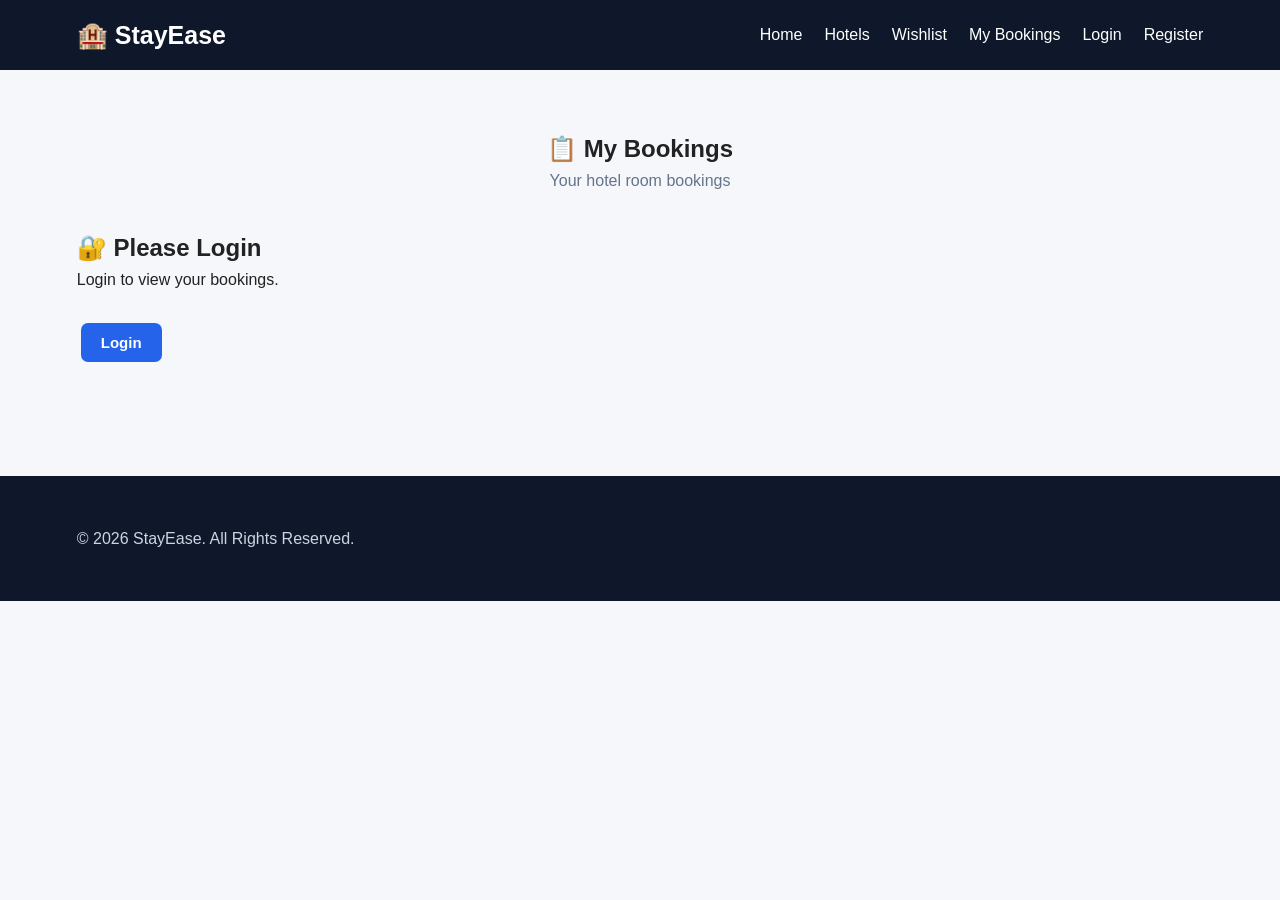
<file: my-bookings.html>
<!DOCTYPE html>
<html lang="en">

<head>

    <meta charset="UTF-8">

    <meta
        name="viewport"
        content="width=device-width, initial-scale=1.0"
    >

    <title>StayEase - My Bookings</title>

    <link
        rel="stylesheet"
        href="style.css"
    >

</head>


<body>


    <nav class="navbar">

        <div class="logo">
            🏨 StayEase
        </div>


        <div class="nav-links">

            <a href="index.html">Home</a>

            <a href="hotels.html">Hotels</a>

            <a href="wishlist.html">Wishlist</a>

            <a href="my-bookings.html">My Bookings</a>

            <a href="login.html">Login</a>

            <a href="signup.html">Register</a>

        </div>

    </nav>



    <section class="section">

        <div class="section-title">

            <h1>
                📋 My Bookings
            </h1>

            <p>
                Your hotel room bookings
            </p>

        </div>


        <div id="bookingList"></div>

    </section>



    <footer>

        <p>
            © 2026 StayEase. All Rights Reserved.
        </p>

    </footer>



<script>


function loadBookings() {

    const bookingList =
        document.getElementById(
            "bookingList"
        );


    const loggedInUser =
        JSON.parse(
            localStorage.getItem(
                "loggedInUser"
            )
        );


    if (!loggedInUser) {

        bookingList.innerHTML = `

            <div class="form-card">

                <h2>
                    🔐 Please Login
                </h2>

                <p>
                    Login to view your bookings.
                </p>

                <br>

                <a href="login.html">

                    <button
                        class="btn btn-primary">

                        Login

                    </button>

                </a>

            </div>

        `;

        return;

    }


    let bookings =
        JSON.parse(
            localStorage.getItem(
                "myBookings"
            )
        );


    if (!Array.isArray(bookings)) {

        bookings = [];

    }


    /* Only current user's bookings */

    bookings =
        bookings.filter(
            function(booking) {

                return (
                    booking.email ===
                    loggedInUser.email
                );

            }
        );


    bookingList.innerHTML = "";


    if (bookings.length === 0) {

        bookingList.innerHTML = `

            <div class="form-card">

                <h2>
                    📭 No Bookings Found
                </h2>

                <p>
                    You have no room bookings yet.
                </p>

                <br>

                <a href="hotels.html">

                    <button
                        class="btn btn-primary">

                        Browse Hotels

                    </button>

                </a>

            </div>

        `;

        return;

    }


    bookings.forEach(
        function(booking) {

            const hotel =
                booking.hotel || {};

            const room =
                booking.room || {};


            const card =
                document.createElement(
                    "div"
                );


            card.className =
                "form-card";


            const status =
                booking.status ||
                "Confirmed";


            card.innerHTML = `

                <h2>
                    🏨
                    ${hotel.name || "Hotel"}
                </h2>

                <p>
                    📍
                    <strong>Location:</strong>
                    ${hotel.location || "-"}
                </p>


                <hr>


                <p>
                    🛏️
                    <strong>Room:</strong>
                    ${room.name || "-"}
                </p>


                <p>
                    💰
                    <strong>Room Price:</strong>
                    ₹${room.price || 0}
                </p>


                <p>
                    👤
                    <strong>Guest:</strong>
                    ${booking.guestName || "-"}
                </p>


                <p>
                    📧
                    <strong>Email:</strong>
                    ${booking.email || "-"}
                </p>


                <p>
                    📱
                    <strong>Phone:</strong>
                    ${booking.phone || "-"}
                </p>


                <p>
                    💳
                    <strong>Payment:</strong>
                    ${booking.paymentMethod || "-"}
                </p>


                <p>
                    🔖
                    <strong>Booking ID:</strong>
                    ${booking.bookingId || "-"}
                </p>


                <p>
                    📅
                    <strong>Booking Date:</strong>
                    ${booking.bookingDate || "-"}
                </p>


                <p>
                    ${
                        status === "Cancelled"
                        ? "🚫"
                        : "🟢"
                    }

                    <strong>Status:</strong>
                    ${status}

                </p>


                <br>


                ${
                    status === "Confirmed"

                    ?

                    `
                    <button
                        class="btn"
                        onclick="cancelBooking('${booking.bookingId}')">

                        🚫 Cancel Booking

                    </button>
                    `

                    :

                    ""
                }

            `;


            bookingList.appendChild(
                card
            );

        }
    );

}



function cancelBooking(bookingId) {

    let bookings =
        JSON.parse(
            localStorage.getItem(
                "myBookings"
            )
        );


    if (!Array.isArray(bookings)) {

        return;

    }


    if (
        !confirm(
            "Are you sure you want to cancel this booking?"
        )
    ) {

        return;

    }


    const index =
        bookings.findIndex(
            function(booking) {

                return (
                    booking.bookingId ===
                    bookingId
                );

            }
        );


    if (index !== -1) {

        bookings[index].status =
            "Cancelled";

        bookings[index].cancelledDate =
            new Date().toLocaleString();


        localStorage.setItem(
            "myBookings",
            JSON.stringify(bookings)
        );

    }


    alert(
        "Booking cancelled successfully! 🚫"
    );


    loadBookings();

}



loadBookings();

</script>


</body>

</html>
</file>
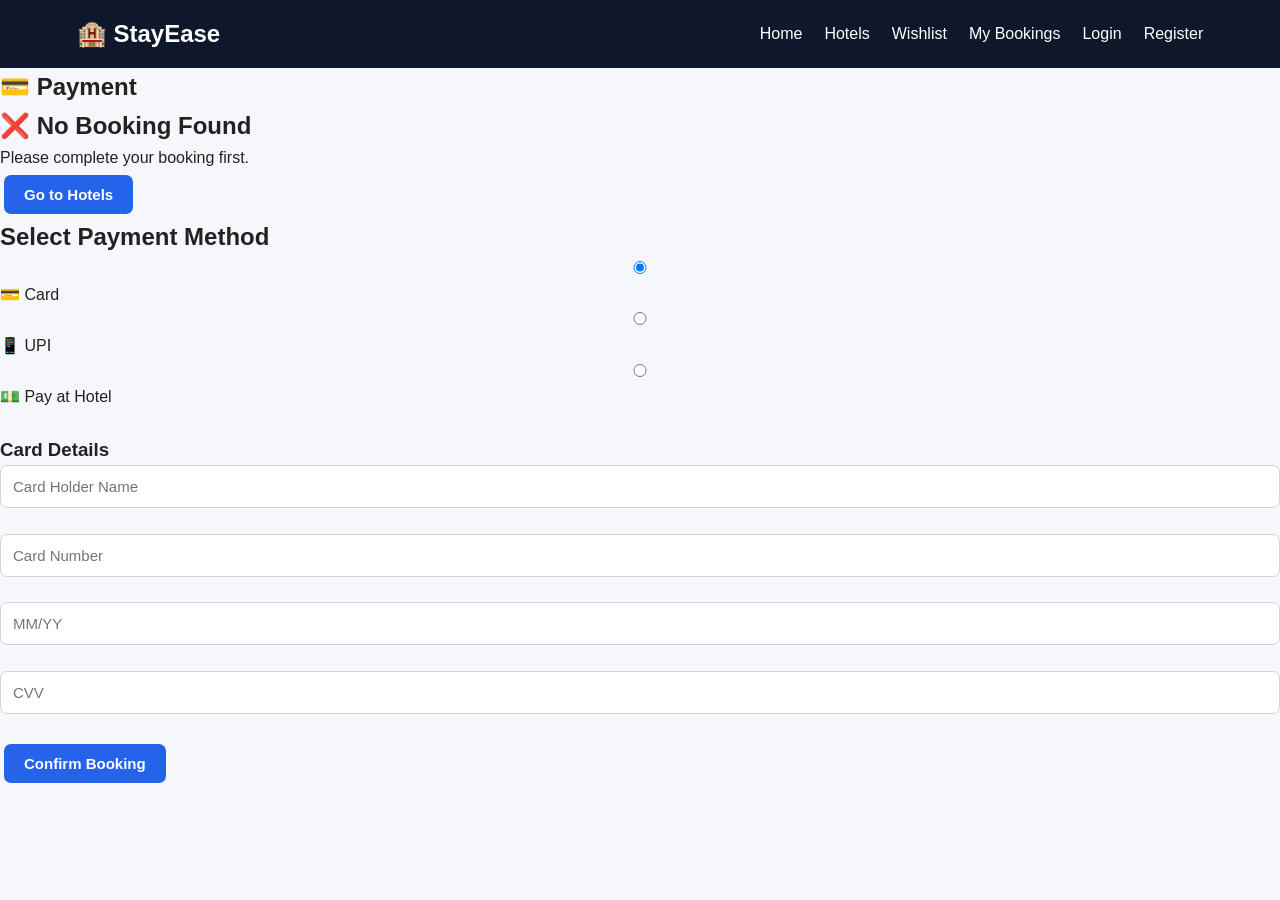
<file: payment.html>
<!DOCTYPE html>
<html lang="en">
<head>
    <meta charset="UTF-8">
    <meta name="viewport" content="width=device-width, initial-scale=1.0">
    <title>Payment - StayEase</title>
    <link rel="stylesheet" href="style.css">
</head>

<body>

<header>
    <nav class="navbar">
        <h2>🏨 StayEase</h2>

        <div class="nav-links">
            <a href="index.html">Home</a>
            <a href="hotels.html">Hotels</a>
            <a href="wishlist.html">Wishlist</a>
            <a href="my-bookings.html">My Bookings</a>
            <a href="login.html">Login</a>
            <a href="signup.html">Register</a>
        </div>
    </nav>
</header>

<section class="container">

    <h1>💳 Payment</h1>

    <div id="bookingSummary"></div>

    <div class="form-card">

        <h2>Select Payment Method</h2>

        <label>
            <input type="radio"
                   name="paymentMethod"
                   value="Card"
                   checked
                   onclick="showPayment('card')">
            💳 Card
        </label>

        <br>

        <label>
            <input type="radio"
                   name="paymentMethod"
                   value="UPI"
                   onclick="showPayment('upi')">
            📱 UPI
        </label>

        <br>

        <label>
            <input type="radio"
                   name="paymentMethod"
                   value="Cash"
                   onclick="showPayment('cash')">
            💵 Pay at Hotel
        </label>

        <br><br>

        <!-- CARD -->
        <div id="cardPayment">

            <h3>Card Details</h3>

            <input
                type="text"
                id="cardName"
                placeholder="Card Holder Name">

            <br><br>

            <input
                type="text"
                id="cardNumber"
                placeholder="Card Number">

            <br><br>

            <input
                type="text"
                id="expiry"
                placeholder="MM/YY">

            <br><br>

            <input
                type="password"
                id="cvv"
                placeholder="CVV">

        </div>

        <!-- UPI -->
        <div id="upiPayment" style="display:none;">

            <h3>UPI Payment</h3>

            <input
                type="text"
                id="upiId"
                placeholder="Enter UPI ID">

        </div>

        <!-- CASH -->
        <div id="cashPayment" style="display:none;">

            <h3>Pay at Hotel</h3>

            <p>
                You can pay the amount directly at the hotel
                during check-in.
            </p>

        </div>

        <br>

        <button
            type="button"
            class="btn btn-primary"
            onclick="completePayment()">
            Confirm Booking
        </button>

    </div>

</section>

<script>

const bookingData =
    localStorage.getItem("bookingData");

const summary =
    document.getElementById("bookingSummary");

if (!bookingData) {

    summary.innerHTML = `
        <div class="form-card">
            <h2>❌ No Booking Found</h2>
            <p>Please complete your booking first.</p>
            <a href="hotels.html">
                <button class="btn btn-primary">
                    Go to Hotels
                </button>
            </a>
        </div>
    `;

} else {

    const booking =
        JSON.parse(bookingData);

    summary.innerHTML = `
        <div class="form-card">

            <h2>Booking Summary</h2>

            <p>
                <strong>Booking ID:</strong>
                ${booking.bookingId}
            </p>

            <p>
                <strong>Hotel:</strong>
                ${booking.hotel.name}
            </p>

            <p>
                <strong>Location:</strong>
                ${booking.hotel.location}
            </p>

            <p>
                <strong>Room:</strong>
                ${booking.room ? booking.room.name : "Standard Room"}
            </p>

            <h2>
                Amount: ₹${booking.room
                    ? booking.room.price
                    : booking.hotel.price}
            </h2>

        </div>
    `;
}


function showPayment(type) {

    document.getElementById("cardPayment")
        .style.display = "none";

    document.getElementById("upiPayment")
        .style.display = "none";

    document.getElementById("cashPayment")
        .style.display = "none";


    if (type === "card") {

        document.getElementById("cardPayment")
            .style.display = "block";

    }

    else if (type === "upi") {

        document.getElementById("upiPayment")
            .style.display = "block";

    }

    else if (type === "cash") {

        document.getElementById("cashPayment")
            .style.display = "block";

    }
}


function completePayment() {

    const data =
        localStorage.getItem("bookingData");

    if (!data) {

        alert("No booking found!");
        return;
    }


    const booking =
        JSON.parse(data);


    const selectedPayment =
        document.querySelector(
            'input[name="paymentMethod"]:checked'
        ).value;


    // Card validation
    if (selectedPayment === "Card") {

        const cardName =
            document.getElementById("cardName").value.trim();

        const cardNumber =
            document.getElementById("cardNumber").value.trim();

        const expiry =
            document.getElementById("expiry").value.trim();

        const cvv =
            document.getElementById("cvv").value.trim();


        if (
            cardName === "" ||
            cardNumber === "" ||
            expiry === "" ||
            cvv === ""
        ) {

            alert("Please enter all card details!");
            return;
        }
    }


    // UPI validation
    if (selectedPayment === "UPI") {

        const upiId =
            document.getElementById("upiId").value.trim();

        if (upiId === "") {

            alert("Please enter UPI ID!");
            return;
        }
    }


    // Update booking
    booking.paymentMethod =
        selectedPayment;

    booking.paymentStatus =
        selectedPayment === "Cash"
            ? "Pay at Hotel"
            : "Paid";

    booking.status =
        "Confirmed";

    booking.paymentDate =
        new Date().toLocaleString();


    // Save updated booking
    localStorage.setItem(
        "bookingData",
        JSON.stringify(booking)
    );


    // Get existing bookings
    let bookings =
        JSON.parse(
            localStorage.getItem("myBookings")
        ) || [];


    // Avoid duplicate booking
    const existingIndex =
        bookings.findIndex(function(item) {

            return item.bookingId === booking.bookingId;

        });


    if (existingIndex >= 0) {

        bookings[existingIndex] =
            booking;

    } else {

        bookings.push(booking);

    }


    // IMPORTANT
    localStorage.setItem(
        "myBookings",
        JSON.stringify(bookings)
    );


    alert("Booking Confirmed Successfully!");


    window.location.href =
        "confirmation.html";
}

</script>

</body>
</html>
</file>
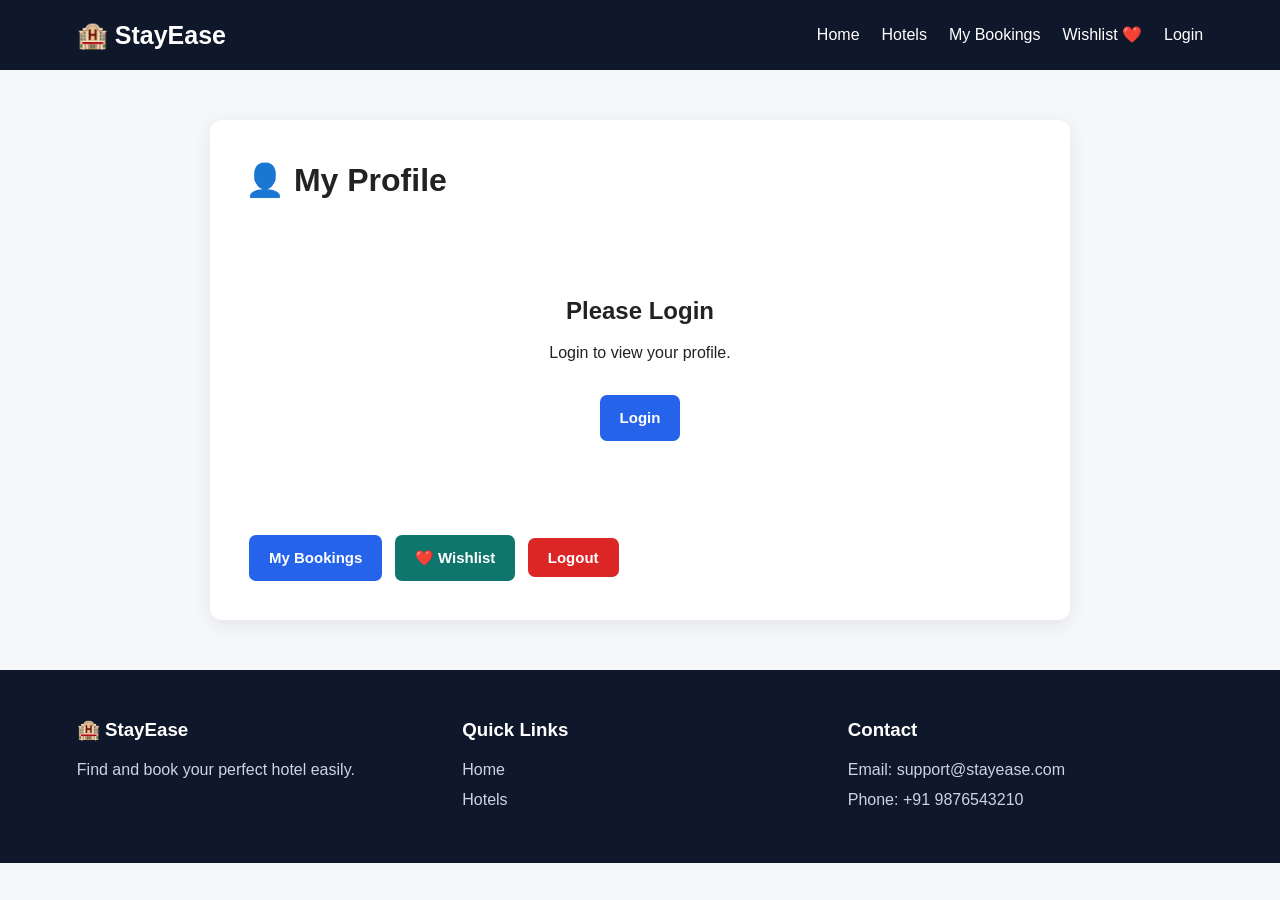
<file: profile.html>
<!DOCTYPE html>
<html lang="en">
<head>
    <meta charset="UTF-8">
    <meta name="viewport" content="width=device-width, initial-scale=1.0">
    <title>Profile - StayEase</title>
    <link rel="stylesheet" href="style.css">
</head>

<body>

<nav class="navbar">

    <div class="logo">🏨 StayEase</div>

    <div class="nav-links">
        <a href="index.html">Home</a>
        <a href="hotels.html">Hotels</a>
        <a href="my-bookings.html">My Bookings</a>
        <a href="wishlist.html">Wishlist ❤️</a>
        <a href="login.html">Login</a>
    </div>

</nav>

<div class="profile-container">

    <div class="profile-card">

        <h1>👤 My Profile</h1>

        <br>

        <div id="profileData"></div>

        <br>

        <div>
            <a href="my-bookings.html"
               class="btn btn-primary">
                My Bookings
            </a>

            <a href="wishlist.html"
               class="btn btn-secondary">
                ❤️ Wishlist
            </a>

            <button
                class="btn btn-danger"
                onclick="logoutUser()">
                Logout
            </button>
        </div>

    </div>

</div>

<footer>

    <div class="footer-content">

        <div>
            <h3>🏨 StayEase</h3>
            <p>Find and book your perfect hotel easily.</p>
        </div>

        <div>
            <h3>Quick Links</h3>
            <p><a href="index.html">Home</a></p>
            <p><a href="hotels.html">Hotels</a></p>
        </div>

        <div>
            <h3>Contact</h3>
            <p>Email: support@stayease.com</p>
            <p>Phone: +91 9876543210</p>
        </div>

    </div>

</footer>

<script src="script.js"></script>

<script>

function loadProfile() {

    const user =
        JSON.parse(localStorage.getItem("user"));

    const loggedUser =
        localStorage.getItem("loggedUser");

    const container =
        document.getElementById("profileData");

    if (!user || !loggedUser) {

        container.innerHTML = `

            <div class="empty-state">

                <h2>Please Login</h2>

                <p>
                    Login to view your profile.
                </p>

                <br>

                <a href="login.html"
                   class="btn btn-primary">
                    Login
                </a>

            </div>

        `;

        return;
    }

    const bookings =
        JSON.parse(localStorage.getItem("bookings")) || [];

    const wishlist =
        JSON.parse(localStorage.getItem("wishlist")) || [];

    container.innerHTML = `

        <div class="profile-info">

            <div>
                <strong>Name</strong>
                <p>${user.name}</p>
            </div>

            <div>
                <strong>Email</strong>
                <p>${user.email}</p>
            </div>

            <div>
                <strong>Phone</strong>
                <p>${user.phone}</p>
            </div>

            <div>
                <strong>Status</strong>
                <p>✅ Active User</p>
            </div>

            <div>
                <strong>Total Bookings</strong>
                <p>${bookings.length}</p>
            </div>

            <div>
                <strong>Wishlist</strong>
                <p>❤️ ${wishlist.length}</p>
            </div>

        </div>

    `;
}

loadProfile();

</script>

</body>
</html>
</file>
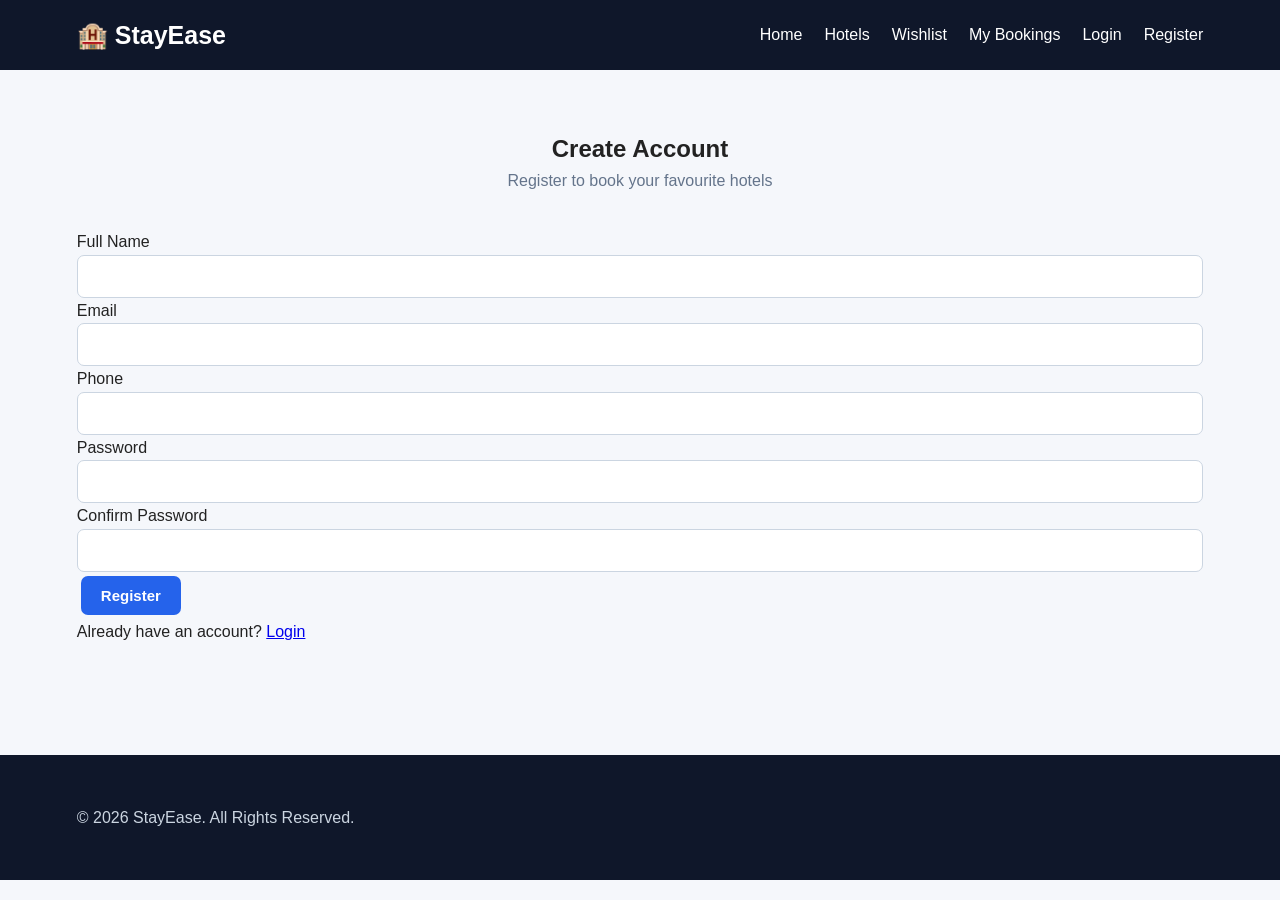
<file: signup.html>
<!DOCTYPE html>
<html lang="en">
<head>
    <meta charset="UTF-8">
    <meta name="viewport" content="width=device-width, initial-scale=1.0">
    <title>StayEase - Register</title>
    <link rel="stylesheet" href="style.css">
</head>

<body>

<nav class="navbar">
    <div class="logo">🏨 StayEase</div>

    <div class="nav-links">
        <a href="index.html">Home</a>
        <a href="hotels.html">Hotels</a>
        <a href="wishlist.html">Wishlist</a>
        <a href="my-bookings.html">My Bookings</a>
        <a href="login.html">Login</a>
        <a href="signup.html">Register</a>
    </div>
</nav>

<section class="section">

    <div class="section-title">
        <h1>Create Account</h1>
        <p>Register to book your favourite hotels</p>
    </div>

    <div class="form-card">

        <form id="signupForm">

            <label>Full Name</label>
            <input
                type="text"
                id="name"
                required
            >

            <label>Email</label>
            <input
                type="email"
                id="email"
                required
            >

            <label>Phone</label>
            <input
                type="tel"
                id="phone"
                required
            >

            <label>Password</label>
            <input
                type="password"
                id="password"
                required
            >

            <label>Confirm Password</label>
            <input
                type="password"
                id="confirmPassword"
                required
            >

            <br>

            <button
                type="submit"
                class="btn btn-primary">
                Register
            </button>

        </form>

        <p>
            Already have an account?
            <a href="login.html">Login</a>
        </p>

    </div>

</section>

<footer>
    <p>© 2026 StayEase. All Rights Reserved.</p>
</footer>

<script>
document.getElementById("signupForm").addEventListener(
    "submit",
    function(event) {

        event.preventDefault();

        const name =
            document.getElementById("name").value.trim();

        const email =
            document.getElementById("email").value.trim();

        const phone =
            document.getElementById("phone").value.trim();

        const password =
            document.getElementById("password").value;

        const confirmPassword =
            document.getElementById("confirmPassword").value;

        if (password !== confirmPassword) {
            alert("Passwords do not match! ❌");
            return;
        }

        const user = {
            name: name,
            email: email,
            phone: phone,
            password: password
        };

        localStorage.setItem(
            "registeredUser",
            JSON.stringify(user)
        );

        alert("Registration successful! 🎉");

        window.location.href = "login.html";
    }
);
</script>

</body>
</html>
</file>
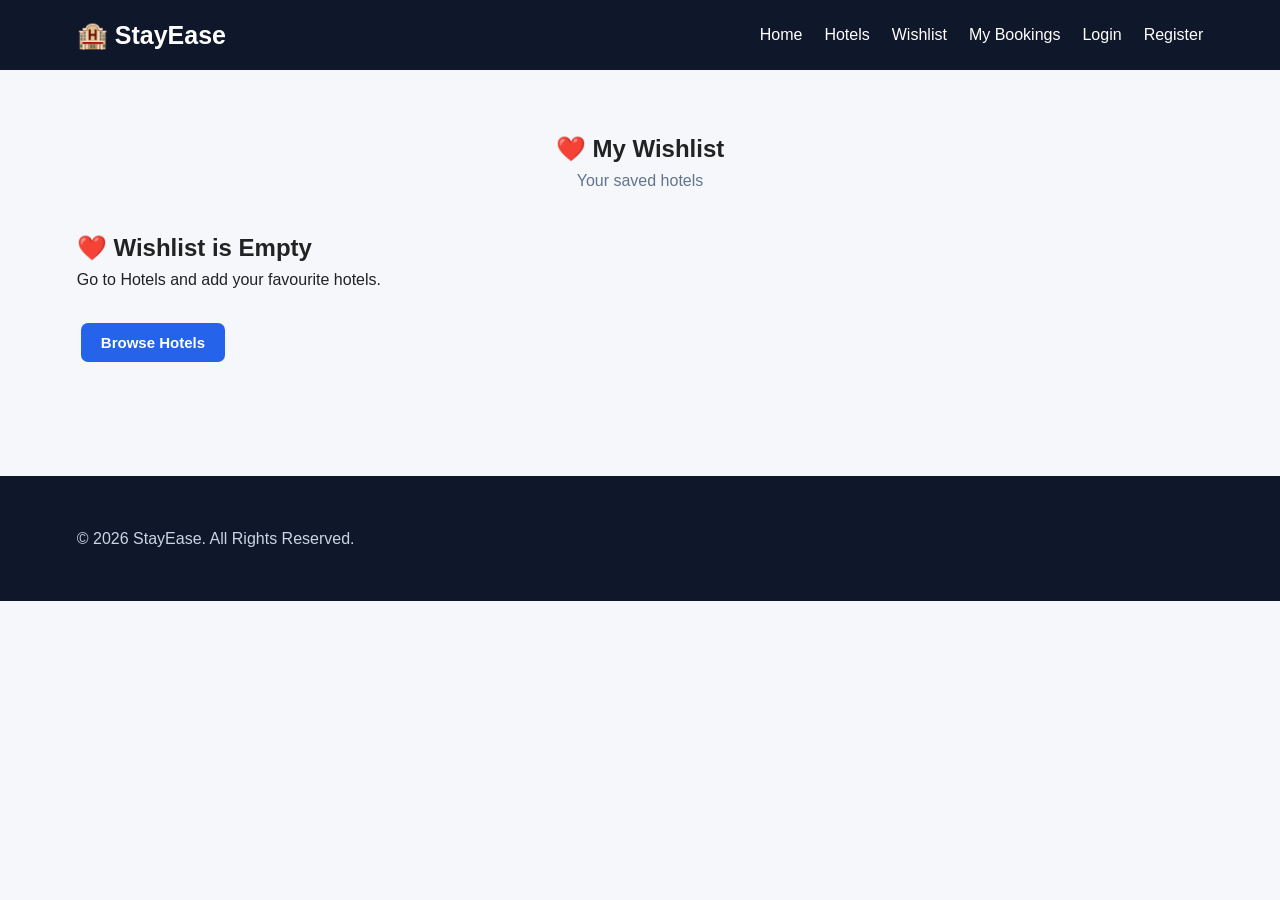
<file: wishlist.html>
<!DOCTYPE html>
<html lang="en">

<head>
    <meta charset="UTF-8">

    <meta name="viewport"
          content="width=device-width, initial-scale=1.0">

    <title>StayEase - Wishlist</title>

    <link rel="stylesheet" href="style.css">
</head>

<body>

<!-- ================= NAVBAR ================= -->

<nav class="navbar">

    <div class="logo">
        🏨 StayEase
    </div>

    <div class="nav-links">

        <a href="index.html">Home</a>

        <a href="hotels.html">Hotels</a>

        <a href="wishlist.html">Wishlist</a>

        <a href="my-bookings.html">My Bookings</a>

        <a href="login.html">Login</a>

        <a href="signup.html">Register</a>

    </div>

</nav>


<!-- ================= WISHLIST SECTION ================= -->

<section class="section">

    <div class="section-title">

        <h1>❤️ My Wishlist</h1>

        <p>Your saved hotels</p>

    </div>


    <!-- Wishlist hotels will appear here -->

    <div id="wishlistList" class="hotel-grid">

    </div>

</section>


<!-- ================= FOOTER ================= -->

<footer>

    <p>
        © 2026 StayEase. All Rights Reserved.
    </p>

</footer>


<!-- ================= JAVASCRIPT ================= -->

<script src="script.js"></script>

</body>

</html>
</file>
<file: style.css>
* {
    margin: 0;
    padding: 0;
    box-sizing: border-box;
}

html {
    scroll-behavior: smooth;
}

body {
    font-family: Arial, Helvetica, sans-serif;
    background: #f5f7fb;
    color: #222;
    line-height: 1.6;
}

/* ================= NAVBAR ================= */

.navbar {
    background: #0f172a;
    color: white;
    padding: 15px 6%;
    display: flex;
    justify-content: space-between;
    align-items: center;
    position: sticky;
    top: 0;
    z-index: 1000;
}

.logo {
    font-size: 25px;
    font-weight: bold;
}

.nav-links {
    display: flex;
    align-items: center;
    gap: 22px;
    flex-wrap: wrap;
    justify-content: flex-end;
}

.nav-links a {
    color: white;
    text-decoration: none;
    font-weight: 500;
    white-space: nowrap;
}

.nav-links a:hover {
    color: #38bdf8;
}

/* ================= BUTTONS ================= */

.btn {
    display: inline-block;
    padding: 11px 20px;
    border: none;
    border-radius: 7px;
    cursor: pointer;
    text-decoration: none;
    font-size: 15px;
    font-weight: bold;
    margin: 4px;
}

.btn-primary {
    background: #2563eb;
    color: white;
}

.btn-primary:hover {
    background: #1d4ed8;
}

.btn-secondary {
    background: #0f766e;
    color: white;
}

.btn-secondary:hover {
    background: #115e59;
}

.btn-danger {
    background: #dc2626;
    color: white;
}

.btn-danger:hover {
    background: #b91c1c;
}

/* ================= HERO ================= */

.hero {
    min-height: 520px;

    background:
        linear-gradient(
            rgba(0, 0, 0, 0.5),
            rgba(0, 0, 0, 0.5)
        ),
        url("images/banner.jpg");

    background-size: cover;
    background-position: center;

    display: flex;
    justify-content: center;
    align-items: center;

    text-align: center;
    padding: 30px;
}

.hero-content {
    width: 100%;
    max-width: 1100px;
    color: white;
}

.hero h1 {
    font-size: 48px;
    margin-bottom: 10px;
}

.hero p {
    font-size: 20px;
    margin-bottom: 30px;
}

/* ================= SEARCH BOX ================= */

.search-box {
    background: white;
    padding: 25px;
    border-radius: 12px;

    display: grid;
    grid-template-columns:
        1.5fr 1fr 1fr 0.8fr auto;

    gap: 12px;

    box-shadow: 0 10px 30px rgba(0, 0, 0, 0.2);
}

.search-box input,
.search-box select {
    width: 100%;
}

/* ================= FORM ================= */

.form-group {
    margin-bottom: 18px;
}

.form-group label {
    display: block;
    margin-bottom: 7px;
    font-weight: bold;
}

input,
select,
textarea {
    width: 100%;
    padding: 12px;

    border: 1px solid #cbd5e1;
    border-radius: 7px;

    font-size: 15px;
    outline: none;
}

input:focus,
select:focus,
textarea:focus {
    border-color: #2563eb;
}

/* ================= SECTIONS ================= */

.section {
    padding: 60px 6%;
}

.section-title {
    text-align: center;
    margin-bottom: 35px;
}

.section-title h2 {
    font-size: 32px;
}

.section-title p {
    color: #64748b;
}

/* ================= HOTEL CARDS ================= */

.hotel-grid {
    display: grid;

    grid-template-columns:
        repeat(3, 1fr);

    gap: 25px;
}

.hotel-card {
    background: white;

    border-radius: 12px;

    overflow: hidden;

    box-shadow:
        0 5px 20px rgba(0, 0, 0, 0.08);

    transition: 0.3s;
}

.hotel-card:hover {
    transform: translateY(-5px);

    box-shadow:
        0 10px 30px rgba(0, 0, 0, 0.15);
}

.hotel-card img {
    width: 100%;
    height: 220px;
    object-fit: cover;
}

.hotel-info {
    padding: 20px;
}

.hotel-info h3 {
    margin-bottom: 7px;
}

.hotel-location {
    color: #64748b;
}

.rating {
    color: #f59e0b;
    font-weight: bold;
    margin: 8px 0;
}

.price {
    font-size: 21px;
    font-weight: bold;
    color: #2563eb;
    margin: 10px 0;
}

/* ================= DESTINATIONS ================= */

.destination-grid {
    display: grid;

    grid-template-columns:
        repeat(4, 1fr);

    gap: 20px;
}

.destination-card {
    height: 180px;

    border-radius: 12px;

    overflow: hidden;

    position: relative;

    cursor: pointer;
}

.destination-card img {
    width: 100%;
    height: 100%;
    object-fit: cover;
}

.destination-card div {
    position: absolute;

    bottom: 0;
    left: 0;
    right: 0;

    padding: 15px;

    color: white;

    background:
        linear-gradient(
            transparent,
            rgba(0, 0, 0, 0.8)
        );
}

.destination-card h3 {
    font-size: 22px;
}

/* ================= FEATURES ================= */

.feature-grid {
    display: grid;

    grid-template-columns:
        repeat(3, 1fr);

    gap: 25px;
}

.feature-card {
    background: white;

    padding: 30px;

    border-radius: 12px;

    text-align: center;

    box-shadow:
        0 5px 15px rgba(0, 0, 0, 0.07);
}

.feature-card h3 {
    margin: 12px 0;
}

/* ================= PAGE HEADER ================= */

.page-header {
    background: #e0f2fe;

    text-align: center;

    padding: 45px 20px;
}

.page-header h1 {
    font-size: 36px;
}

.page-header p {
    color: #64748b;
}

/* ================= FILTER ================= */

.filter-box {
    background: white;

    padding: 20px;

    margin: 30px 6%;

    border-radius: 10px;

    display: grid;

    grid-template-columns:
        repeat(4, 1fr);

    gap: 15px;
}

/* ================= HOTEL DETAILS ================= */

.details-container {
    max-width: 1200px;

    margin: 40px auto;

    padding: 0 20px;
}

.hotel-gallery {
    display: grid;

    grid-template-columns:
        2fr 1fr 1fr;

    gap: 12px;
}

.hotel-gallery img {
    width: 100%;
    height: 220px;

    object-fit: cover;

    border-radius: 10px;
}

.hotel-gallery img:first-child {
    height: 452px;

    grid-row: span 2;
}

.details-content {
    background: white;

    padding: 30px;

    margin-top: 25px;

    border-radius: 12px;
}

.amenities {
    display: flex;

    flex-wrap: wrap;

    gap: 10px;

    margin-top: 15px;
}

.amenity {
    background: #e0f2fe;

    padding: 8px 14px;

    border-radius: 20px;

    font-size: 14px;
}

/* ================= ROOM CARDS ================= */

.room-grid {
    display: grid;

    grid-template-columns:
        repeat(2, 1fr);

    gap: 20px;

    margin-top: 25px;
}

.room-card {
    background: white;

    padding: 20px;

    border-radius: 10px;

    border: 1px solid #e2e8f0;
}

.room-card img {
    width: 100%;
    height: 180px;

    object-fit: cover;

    border-radius: 8px;

    margin-bottom: 12px;
}

/* ================= BOOKING ================= */

.booking-container {
    max-width: 1200px;

    margin: 50px auto;

    padding: 0 20px;
}

.booking-grid {
    display: grid;

    grid-template-columns:
        1.4fr 1fr;

    gap: 30px;
}

.card {
    background: white;

    padding: 30px;

    border-radius: 12px;

    box-shadow:
        0 5px 20px rgba(0, 0, 0, 0.07);
}

.booking-summary {
    height: fit-content;
}

.summary-item {
    display: flex;

    justify-content: space-between;

    gap: 20px;

    padding: 10px 0;

    border-bottom: 1px solid #e2e8f0;
}

.summary-total {
    display: flex;

    justify-content: space-between;

    font-size: 21px;

    padding-top: 18px;

    color: #2563eb;
}

/* ================= AUTH ================= */

.auth-container {
    min-height: 75vh;

    display: flex;

    justify-content: center;

    align-items: center;

    padding: 40px 20px;
}

.auth-box {
    background: white;

    width: 100%;

    max-width: 480px;

    padding: 35px;

    border-radius: 12px;

    box-shadow:
        0 8px 30px rgba(0, 0, 0, 0.1);
}

.auth-box h2 {
    text-align: center;

    margin-bottom: 25px;
}

/* ================= PROFILE ================= */

.profile-container {
    max-width: 900px;

    margin: 50px auto;

    padding: 0 20px;
}

.profile-card {
    background: white;

    padding: 35px;

    border-radius: 12px;

    box-shadow:
        0 5px 20px rgba(0, 0, 0, 0.08);
}

.profile-info {
    display: grid;

    grid-template-columns:
        repeat(2, 1fr);

    gap: 20px;
}

.profile-info div {
    background: #f8fafc;

    padding: 18px;

    border-radius: 8px;
}

.profile-info strong {
    color: #475569;
}

/* ================= BOOKINGS ================= */

.bookings-container {
    max-width: 1100px;

    margin: 50px auto;

    padding: 0 20px;
}

.booking-item {
    background: white;

    padding: 25px;

    margin-bottom: 20px;

    border-radius: 10px;

    box-shadow:
        0 5px 15px rgba(0, 0, 0, 0.07);
}

.status-confirmed {
    color: #16a34a;

    font-weight: bold;
}

.status-cancelled {
    color: #dc2626;

    font-weight: bold;
}

/* ================= WISHLIST ================= */

.wishlist-container {
    max-width: 1100px;

    margin: 50px auto;

    padding: 0 20px;
}

/* ================= PAYMENT ================= */

.payment-container {
    max-width: 1000px;

    margin: 50px auto;

    padding: 0 20px;
}

.payment-grid {
    display: grid;

    grid-template-columns:
        1.3fr 1fr;

    gap: 30px;
}

.payment-option {
    display: flex;

    align-items: center;

    gap: 12px;

    padding: 15px;

    border: 1px solid #cbd5e1;

    border-radius: 8px;

    margin-bottom: 12px;

    cursor: pointer;
}

.payment-option input {
    width: auto;
}

/* ================= CONFIRMATION ================= */

.confirmation-container {
    min-height: 75vh;

    display: flex;

    justify-content: center;

    align-items: center;

    padding: 40px 20px;
}

.confirmation-box {
    background: white;

    max-width: 650px;

    width: 100%;

    text-align: center;

    padding: 45px;

    border-radius: 15px;

    box-shadow:
        0 8px 30px rgba(0, 0, 0, 0.1);
}

.success-icon {
    font-size: 70px;

    margin-bottom: 15px;
}

.booking-id {
    background: #eff6ff;

    padding: 15px;

    border-radius: 8px;

    margin: 20px 0;

    font-size: 20px;

    font-weight: bold;
}

/* ================= ADMIN ================= */

.admin-container {
    max-width: 1200px;

    margin: 45px auto;

    padding: 0 20px;
}

.stats-grid {
    display: grid;

    grid-template-columns:
        repeat(4, 1fr);

    gap: 20px;

    margin: 30px 0;
}

.stat-card {
    background: white;

    padding: 25px;

    text-align: center;

    border-radius: 10px;

    box-shadow:
        0 5px 15px rgba(0, 0, 0, 0.07);
}

.stat-card h2 {
    color: #2563eb;

    font-size: 30px;
}

.admin-section {
    background: white;

    padding: 25px;

    margin-bottom: 25px;

    border-radius: 10px;

    box-shadow:
        0 5px 15px rgba(0, 0, 0, 0.06);
}

/* ================= TABLE ================= */

table {
    width: 100%;

    border-collapse: collapse;

    margin-top: 20px;
}

th,
td {
    padding: 12px;

    border: 1px solid #e2e8f0;

    text-align: left;
}

th {
    background: #f1f5f9;
}

/* ================= EMPTY STATE ================= */

.empty-state {
    text-align: center;

    padding: 60px 20px;

    background: white;

    border-radius: 12px;
}

.empty-state h2 {
    margin-bottom: 10px;
}

/* ================= FOOTER ================= */

footer {
    background: #0f172a;

    color: white;

    margin-top: 50px;

    padding: 45px 6%;
}

.footer-content {
    display: grid;

    grid-template-columns:
        repeat(3, 1fr);

    gap: 30px;
}

footer h3 {
    margin-bottom: 12px;
}

footer p {
    color: #cbd5e1;

    margin: 5px 0;
}

footer a {
    color: #cbd5e1;

    text-decoration: none;
}

footer a:hover {
    color: white;
}

/* ================= RESPONSIVE ================= */

@media (max-width: 900px) {

    .navbar {
        flex-direction: column;

        gap: 15px;
    }

    .nav-links {
        justify-content: center;
    }

    .search-box {
        grid-template-columns:
            1fr 1fr;
    }

    .hotel-grid {
        grid-template-columns:
            repeat(2, 1fr);
    }

    .destination-grid {
        grid-template-columns:
            repeat(2, 1fr);
    }

    .feature-grid {
        grid-template-columns:
            repeat(2, 1fr);
    }

    .booking-grid,
    .payment-grid {
        grid-template-columns: 1fr;
    }

    .stats-grid {
        grid-template-columns:
            repeat(2, 1fr);
    }
}

/* ================= MOBILE ================= */

@media (max-width: 600px) {

    .navbar {
        padding: 15px 20px;
    }

    .nav-links {
        flex-wrap: wrap;

        justify-content: center;

        gap: 10px;
    }

    .hero {
        min-height: 600px;
    }

    .hero h1 {
        font-size: 34px;
    }

    .hero p {
        font-size: 17px;
    }

    .search-box {
        grid-template-columns: 1fr;
    }

    .hotel-grid {
        grid-template-columns: 1fr;
    }

    .destination-grid {
        grid-template-columns: 1fr;
    }

    .feature-grid {
        grid-template-columns: 1fr;
    }

    .room-grid {
        grid-template-columns: 1fr;
    }

    .profile-info {
        grid-template-columns: 1fr;
    }

    .stats-grid {
        grid-template-columns: 1fr;
    }

    .hotel-gallery {
        grid-template-columns: 1fr;
    }

    .hotel-gallery img:first-child {
        height: 250px;

        grid-row: auto;
    }

    .hotel-gallery img {
        height: 180px;
    }

    .footer-content {
        grid-template-columns: 1fr;

        text-align: center;
    }

    table {
        font-size: 12px;
    }

    th,
    td {
        padding: 7px;
    }

    .card,
    .auth-box,
    .profile-card {
        padding: 20px;
    }
}
</file>
